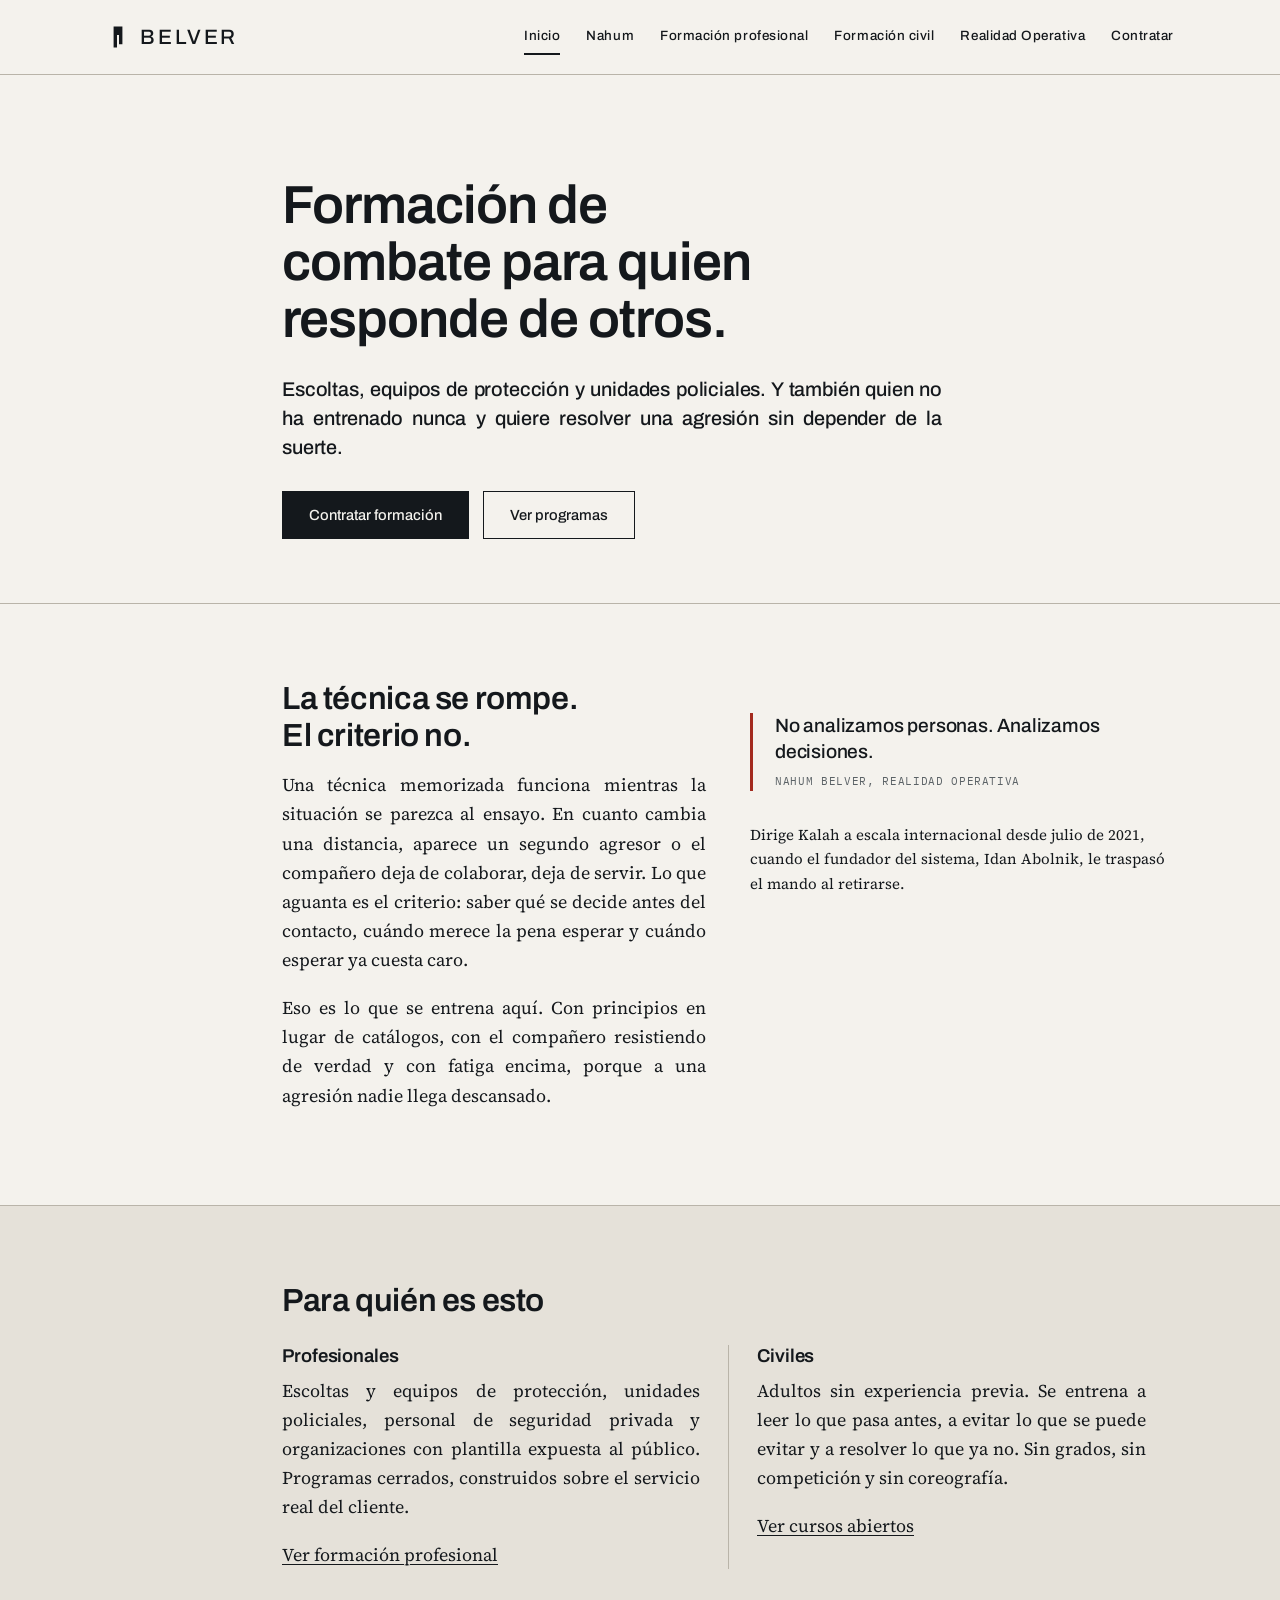
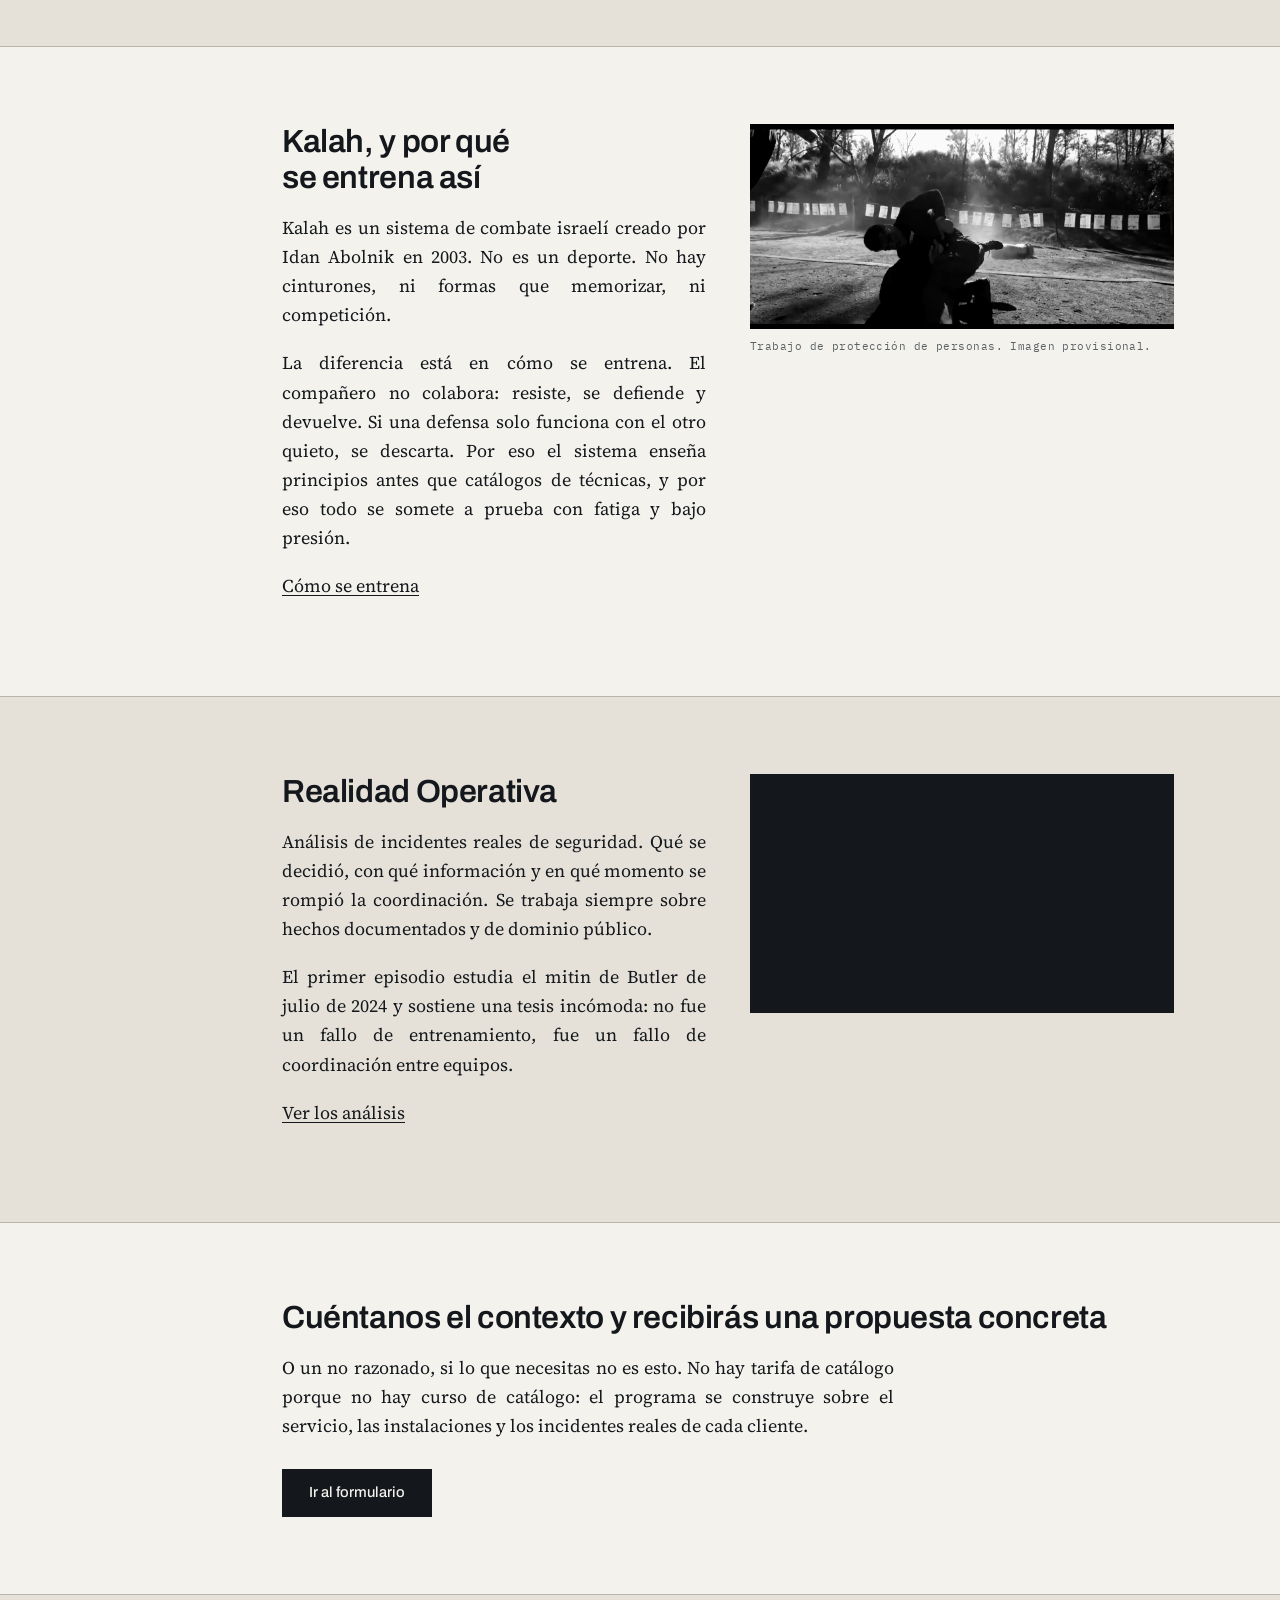
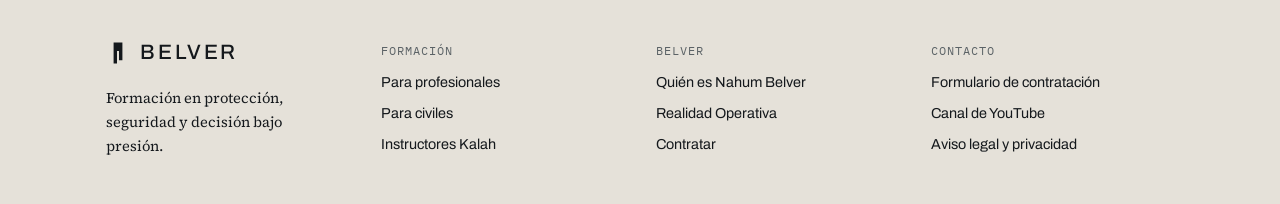
<file: index.html>
<!doctype html>
<html lang="es">
<head>
<meta charset="utf-8">
<meta name="viewport" content="width=device-width, initial-scale=1">
<title>Nahum Belver | Formación en protección y seguridad</title>
<meta name="description" content="Nahum Belver forma a escoltas, equipos de protección y público civil. Instructor jefe internacional del sistema israelí Kalah. Formación en España.">
<link rel="canonical" href="https://belverops.com/index.html">
<meta property="og:type" content="website">
<meta property="og:site_name" content="Belver">
<meta property="og:locale" content="es_ES">
<meta property="og:title" content="Nahum Belver | Formación en protección y seguridad">
<meta property="og:description" content="Nahum Belver forma a escoltas, equipos de protección y público civil. Instructor jefe internacional del sistema israelí Kalah. Formación en España.">
<meta property="og:url" content="https://belverops.com/index.html">
<meta property="og:image" content="https://belverops.com/assets/img/og.jpg">
<meta property="og:image:width" content="1200">
<meta property="og:image:height" content="630">
<meta name="twitter:card" content="summary_large_image">
<link rel="icon" href="favicon.svg" type="image/svg+xml">
<link rel="manifest" href="site.webmanifest">
<meta name="theme-color" content="#F4F2ED">
<link rel="preconnect" href="https://fonts.googleapis.com">
<link rel="preconnect" href="https://fonts.gstatic.com" crossorigin>
<link rel="stylesheet" href="https://fonts.googleapis.com/css2?family=Archivo:wght@500;600&amp;family=IBM+Plex+Mono:wght@400&amp;family=Source+Serif+4:opsz,wght@8..60,400;8..60,600&amp;display=swap">
<link rel="stylesheet" href="styles.css">
<script type="application/ld+json">
{"@context":"https://schema.org","@type":"Person","name":"Nahum Belver","jobTitle":"Instructor jefe internacional del sistema de combate Kalah","address":{"@type":"PostalAddress","addressCountry":"ES"},"knowsAbout":["Protección ejecutiva","Defensa personal","Kalah","Seguridad operativa"],"sameAs":["https://www.youtube.com/@RealidadOperativa","https://www.instagram.com/nahumbelver/"],"url":"https://belverops.com/nahum.html"}
</script>
</head>
<body>
<a class="saltar" href="#principal">Saltar al contenido</a>
<header class="sitio-cab">
  <div class="wrap">
    <a class="logo" href="index.html" aria-label="Belver, inicio">
      <svg viewBox="0 0 120 120" aria-hidden="true" focusable="false"><path d="M38 8 H82 V96 H65 V50 H55 V112 H38 Z" fill="currentColor"/></svg><span class="palabra">Belver</span>
    </a>
    <button class="nav-abrir" type="button" aria-expanded="false" aria-controls="nav">Menú</button>
    <nav class="nav" id="nav" aria-label="Principal">
      <a href="index.html" aria-current="page">Inicio</a>
      <a href="nahum.html">Nahum</a>
      <a href="formacion-profesional.html">Formación profesional</a>
      <a href="formacion-civil.html">Formación civil</a>
      <a href="realidad-operativa.html">Realidad Operativa</a>
      <a href="contratacion.html">Contratar</a>
    </nav>
  </div>
</header>
<main id="principal">
<section class="portada">
  <div class="wrap">
    <div class="doc">
      <div class="cuerpo">
        <h1>Formación de combate para quien responde de otros.</h1>
        <p class="entradilla">Escoltas, equipos de protección y unidades policiales. Y también quien no ha entrenado nunca y quiere resolver una agresión sin depender de la suerte.</p>
        <div class="acciones">
          <a class="btn" href="contratacion.html">Contratar formación</a>
          <a class="btn btn--linea" href="formacion-profesional.html">Ver programas</a>
        </div>
      </div>
    </div>
  </div>
</section>

<section class="bloque">
  <div class="wrap">
    <div class="doc">
      <div class="cuerpo">
        <div class="dos">
          <div>
            <h2>La técnica se rompe. El criterio no.</h2>
            <p>Una técnica memorizada funciona mientras la situación se parezca al ensayo. En cuanto cambia una distancia, aparece un segundo agresor o el compañero deja de colaborar, deja de servir. Lo que aguanta es el criterio: saber qué se decide antes del contacto, cuándo merece la pena esperar y cuándo esperar ya cuesta caro.</p>
            <p>Eso es lo que se entrena aquí. Con principios en lugar de catálogos, con el compañero resistiendo de verdad y con fatiga encima, porque a una agresión nadie llega descansado.</p>
          </div>
          <div>
            <blockquote>
              <p>No analizamos personas. Analizamos decisiones.</p>
              <cite>Nahum Belver, Realidad Operativa</cite>
            </blockquote>
            <p class="suelta" style="font-size:.94rem">Dirige Kalah a escala internacional desde julio de 2021, cuando el fundador del sistema, Idan Abolnik, le traspasó el mando al retirarse.</p>
          </div>
        </div>
      </div>
    </div>
  </div>
</section>

<section class="bloque bloque--ficha">
  <div class="wrap">
    <div class="doc">
      <div class="cuerpo">
        <h2>Para quién es esto</h2>
        <div class="columnas" style="margin-top:1.6rem">
          <div>
            <h3>Profesionales</h3>
            <p>Escoltas y equipos de protección, unidades policiales, personal de seguridad privada y organizaciones con plantilla expuesta al público. Programas cerrados, construidos sobre el servicio real del cliente.</p>
            <p class="suelta"><a href="formacion-profesional.html">Ver formación profesional</a></p>
          </div>
          <div>
            <h3>Civiles</h3>
            <p>Adultos sin experiencia previa. Se entrena a leer lo que pasa antes, a evitar lo que se puede evitar y a resolver lo que ya no. Sin grados, sin competición y sin coreografía.</p>
            <p class="suelta"><a href="formacion-civil.html">Ver cursos abiertos</a></p>
          </div>
        </div>
      </div>
    </div>
  </div>
</section>

<section class="bloque">
  <div class="wrap">
    <div class="doc">
      <div class="cuerpo">
        <div class="dos">
          <div>
            <h2>Kalah, y por qué se entrena así</h2>
            <p>Kalah es un sistema de combate israelí creado por Idan Abolnik en 2003. No es un deporte. No hay cinturones, ni formas que memorizar, ni competición.</p>
            <p>La diferencia está en cómo se entrena. El compañero no colabora: resiste, se defiende y devuelve. Si una defensa solo funciona con el otro quieto, se descarta. Por eso el sistema enseña principios antes que catálogos de técnicas, y por eso todo se somete a prueba con fatiga y bajo presión.</p>
            <p class="suelta"><a href="formacion-civil.html#kalah">Cómo se entrena</a></p>
          </div>
          <figure class="foto">
            <img src="assets/img/entrenamiento.jpg" width="1280" height="620" alt="Ejercicio de protección de personas al aire libre durante una formación del sistema Kalah." loading="lazy">
            <figcaption>Trabajo de protección de personas. Imagen provisional.</figcaption>
          </figure>
        </div>
      </div>
    </div>
  </div>
</section>

<section class="bloque bloque--ficha">
  <div class="wrap">
    <div class="doc">
      <div class="cuerpo">
        <div class="dos">
          <div>
            <h2>Realidad Operativa</h2>
            <p>Análisis de incidentes reales de seguridad. Qué se decidió, con qué información y en qué momento se rompió la coordinación. Se trabaja siempre sobre hechos documentados y de dominio público.</p>
            <p>El primer episodio estudia el mitin de Butler de julio de 2024 y sostiene una tesis incómoda: no fue un fallo de entrenamiento, fue un fallo de coordinación entre equipos.</p>
            <p class="suelta"><a href="realidad-operativa.html">Ver los análisis</a></p>
          </div>
          <div class="video">
            <iframe src="https://www.youtube-nocookie.com/embed/8kY_4ZI_jRU" title="Realidad Operativa: el fallo de coordinación de Butler" loading="lazy" allow="accelerometer; clipboard-write; encrypted-media; gyroscope; picture-in-picture" allowfullscreen></iframe>
          </div>
        </div>
      </div>
    </div>
  </div>
</section>

<section class="bloque">
  <div class="wrap">
    <div class="doc">
      <div class="cuerpo">
        <h2>Cuéntanos el contexto y recibirás una propuesta concreta</h2>
        <p>O un no razonado, si lo que necesitas no es esto. No hay tarifa de catálogo porque no hay curso de catálogo: el programa se construye sobre el servicio, las instalaciones y los incidentes reales de cada cliente.</p>
        <div class="acciones"><a class="btn" href="contratacion.html">Ir al formulario</a></div>
      </div>
    </div>
  </div>
</section>
</main>
<footer class="sitio-pie">
  <div class="wrap">
    <div class="cols">
      <div>
        <a class="logo" href="index.html" aria-label="Belver, inicio"><svg viewBox="0 0 120 120" aria-hidden="true" focusable="false"><path d="M38 8 H82 V96 H65 V50 H55 V112 H38 Z" fill="currentColor"/></svg><span class="palabra">Belver</span></a>
        <p class="suelta" style="margin-top:14px;max-width:26ch;font-size:.92rem">Formación en protección, seguridad y decisión bajo presión.</p>
      </div>
      <div>
        <h4>Formación</h4>
        <ul>
          <li><a href="formacion-profesional.html">Para profesionales</a></li>
          <li><a href="formacion-civil.html">Para civiles</a></li>
          <li><a href="formacion-profesional.html#instructores">Instructores Kalah</a></li>
        </ul>
      </div>
      <div>
        <h4>Belver</h4>
        <ul>
          <li><a href="nahum.html">Quién es Nahum Belver</a></li>
          <li><a href="realidad-operativa.html">Realidad Operativa</a></li>
          <li><a href="contratacion.html">Contratar</a></li>
        </ul>
      </div>
      <div>
        <h4>Contacto</h4>
        <ul>
          <li><a href="contratacion.html">Formulario de contratación</a></li>
          <li><a href="https://www.youtube.com/@RealidadOperativa" rel="noopener">Canal de YouTube</a></li>
          <li><a href="legales.html">Aviso legal y privacidad</a></li>
        </ul>
      </div>
    </div>
  </div>
</footer>
<script src="main.js" defer></script>
</body>
</html>
</file>
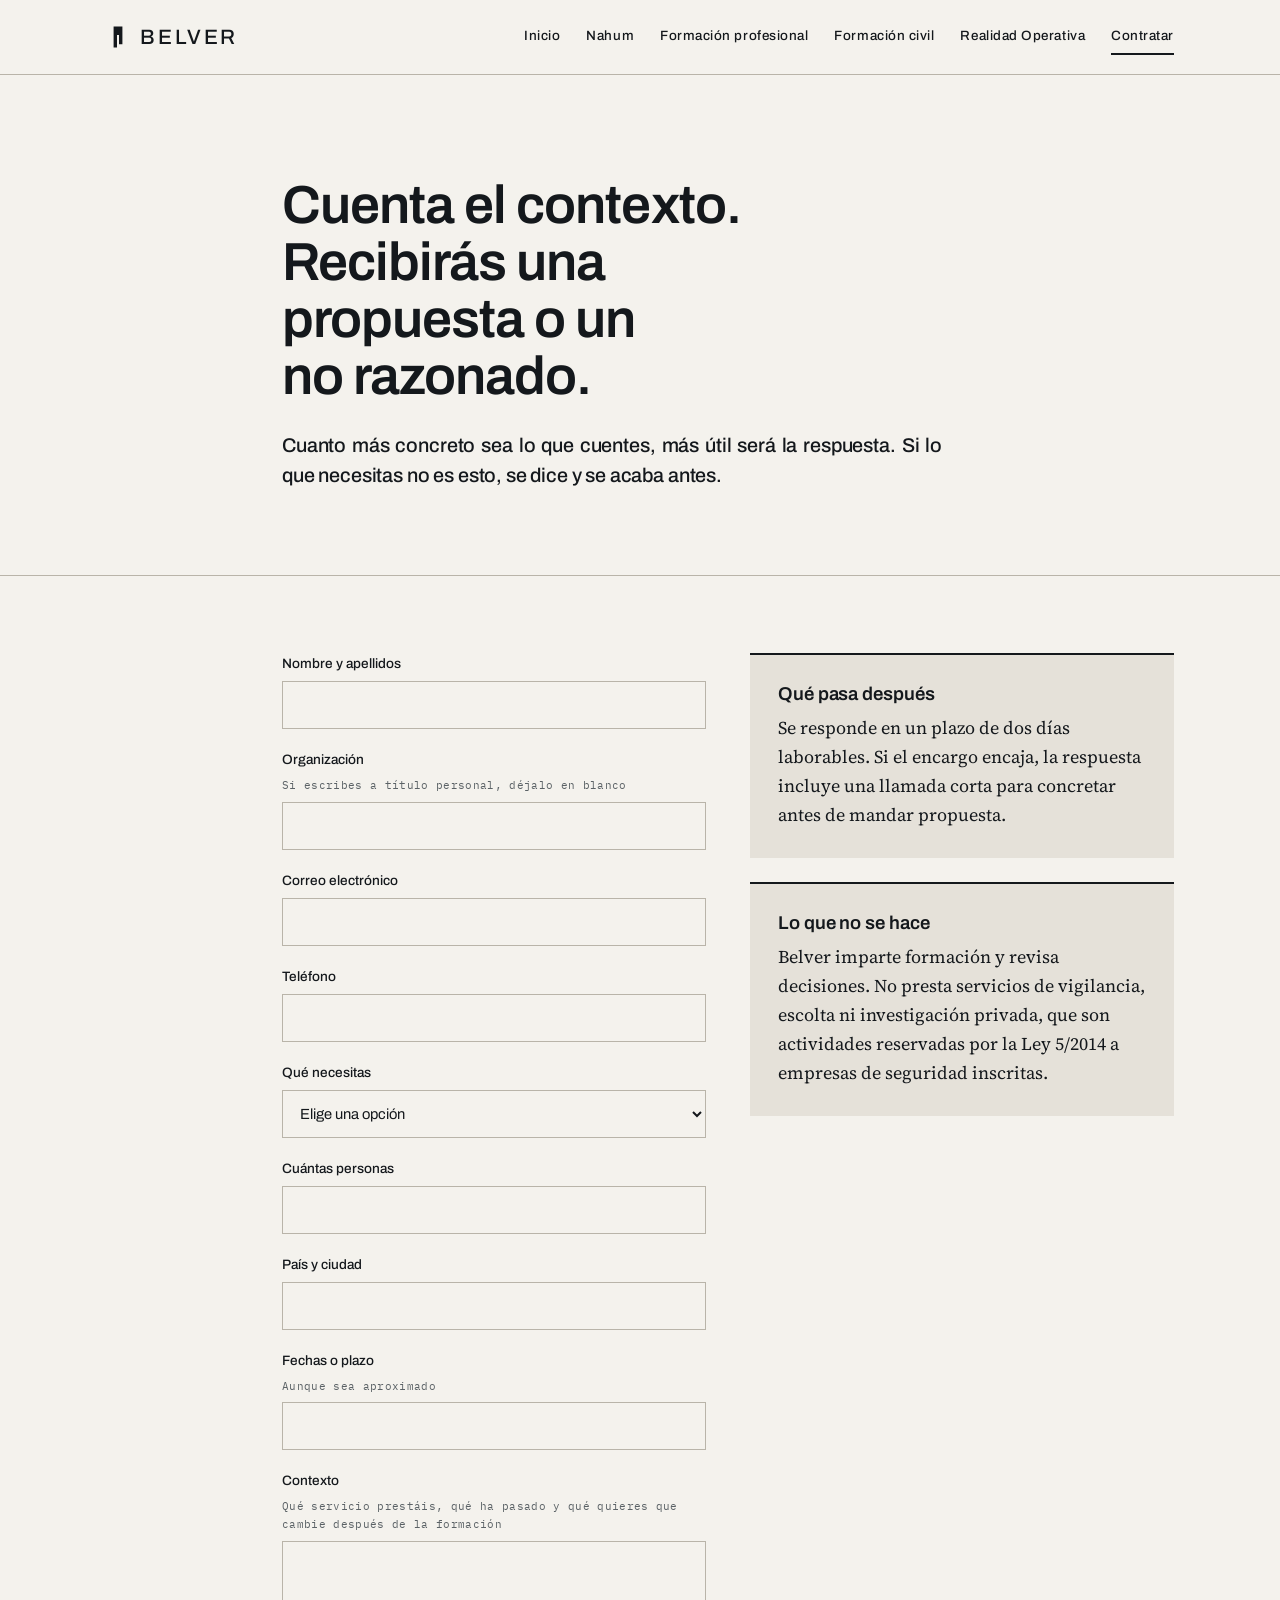
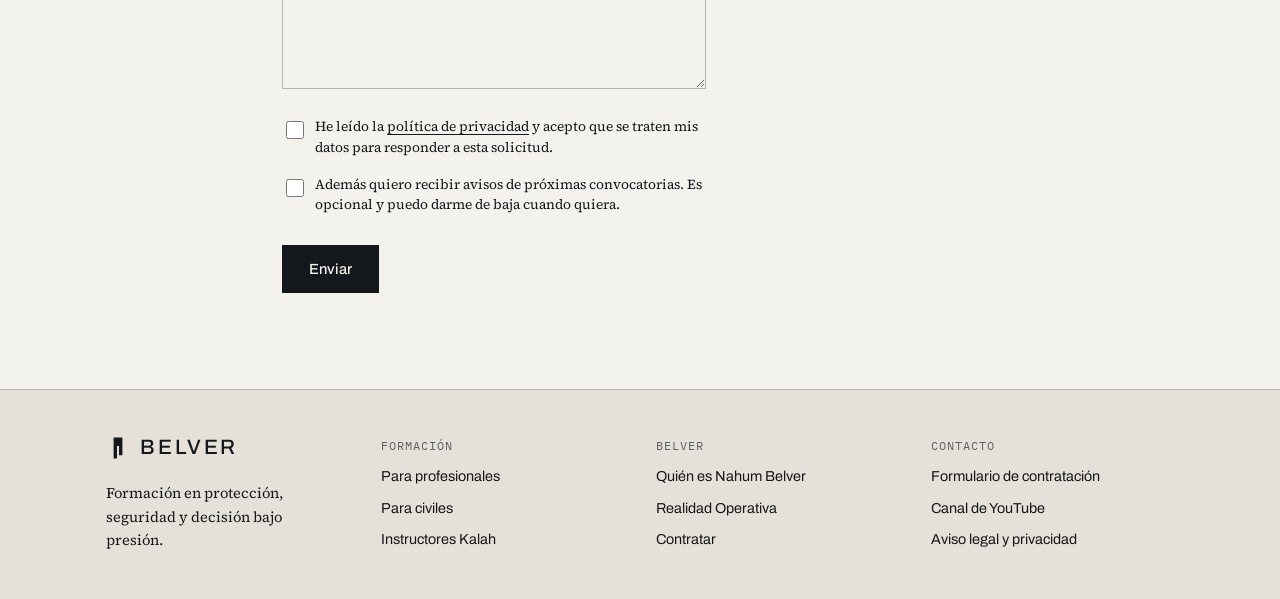
<file: contratacion.html>
<!doctype html>
<html lang="es">
<head>
<meta charset="utf-8">
<meta name="viewport" content="width=device-width, initial-scale=1">
<title>Contratar a Nahum Belver | Formación y asesoramiento</title>
<meta name="description" content="Cuenta el contexto, el equipo y el plazo. Recibirás una propuesta concreta o un no razonado. Sin formularios interminables ni tarifas de catálogo.">
<link rel="canonical" href="https://belverops.com/contratacion.html">
<meta property="og:type" content="website">
<meta property="og:site_name" content="Belver">
<meta property="og:locale" content="es_ES">
<meta property="og:title" content="Contratar a Nahum Belver | Formación y asesoramiento">
<meta property="og:description" content="Cuenta el contexto, el equipo y el plazo. Recibirás una propuesta concreta o un no razonado. Sin formularios interminables ni tarifas de catálogo.">
<meta property="og:url" content="https://belverops.com/contratacion.html">
<meta property="og:image" content="https://belverops.com/assets/img/og.jpg">
<meta property="og:image:width" content="1200">
<meta property="og:image:height" content="630">
<meta name="twitter:card" content="summary_large_image">
<link rel="icon" href="favicon.svg" type="image/svg+xml">
<link rel="manifest" href="site.webmanifest">
<meta name="theme-color" content="#F4F2ED">
<link rel="preconnect" href="https://fonts.googleapis.com">
<link rel="preconnect" href="https://fonts.gstatic.com" crossorigin>
<link rel="stylesheet" href="https://fonts.googleapis.com/css2?family=Archivo:wght@500;600&amp;family=IBM+Plex+Mono:wght@400&amp;family=Source+Serif+4:opsz,wght@8..60,400;8..60,600&amp;display=swap">
<link rel="stylesheet" href="styles.css">
</head>
<body>
<a class="saltar" href="#principal">Saltar al contenido</a>
<header class="sitio-cab">
  <div class="wrap">
    <a class="logo" href="index.html" aria-label="Belver, inicio">
      <svg viewBox="0 0 120 120" aria-hidden="true" focusable="false"><path d="M38 8 H82 V96 H65 V50 H55 V112 H38 Z" fill="currentColor"/></svg><span class="palabra">Belver</span>
    </a>
    <button class="nav-abrir" type="button" aria-expanded="false" aria-controls="nav">Menú</button>
    <nav class="nav" id="nav" aria-label="Principal">
      <a href="index.html">Inicio</a>
      <a href="nahum.html">Nahum</a>
      <a href="formacion-profesional.html">Formación profesional</a>
      <a href="formacion-civil.html">Formación civil</a>
      <a href="realidad-operativa.html">Realidad Operativa</a>
      <a href="contratacion.html" aria-current="page">Contratar</a>
    </nav>
  </div>
</header>
<main id="principal">
<section class="portada">
  <div class="wrap">
    <div class="doc">
      <div class="cuerpo">
        <h1>Cuenta el contexto. Recibirás una propuesta o un no razonado.</h1>
        <p class="entradilla">Cuanto más concreto sea lo que cuentes, más útil será la respuesta. Si lo que necesitas no es esto, se dice y se acaba antes.</p>
      </div>
    </div>
  </div>
</section>

<section class="bloque">
  <div class="wrap">
    <div class="doc">
      <div class="cuerpo">
        <div class="dos">
          <form id="contratacion" novalidate>
            <div class="campo">
              <label for="nombre">Nombre y apellidos</label>
              <input id="nombre" name="nombre" type="text" autocomplete="name" required>
            </div>
            <div class="campo">
              <label for="organizacion">Organización</label>
              <span class="ayuda">Si escribes a título personal, déjalo en blanco</span>
              <input id="organizacion" name="organizacion" type="text" autocomplete="organization">
            </div>
            <div class="campo">
              <label for="email">Correo electrónico</label>
              <input id="email" name="email" type="email" autocomplete="email" required>
            </div>
            <div class="campo">
              <label for="telefono">Teléfono</label>
              <input id="telefono" name="telefono" type="tel" autocomplete="tel">
            </div>
            <div class="campo">
              <label for="tipo">Qué necesitas</label>
              <select id="tipo" name="tipo" required>
                <option value="">Elige una opción</option>
                <option>Formación para escoltas o equipos de protección</option>
                <option>Formación para una unidad policial</option>
                <option>Formación para personal de seguridad privada</option>
                <option>Prevención de agresiones al personal</option>
                <option>Criterio operativo para mandos</option>
                <option>Curso de instructor Kalah</option>
                <option>Curso abierto para público civil</option>
                <option>Conferencia o ponencia</option>
                <option>Otra cosa</option>
              </select>
            </div>
            <div class="campo">
              <label for="personas">Cuántas personas</label>
              <input id="personas" name="personas" type="text" inputmode="numeric">
            </div>
            <div class="campo">
              <label for="lugar">País y ciudad</label>
              <input id="lugar" name="lugar" type="text">
            </div>
            <div class="campo">
              <label for="fechas">Fechas o plazo</label>
              <span class="ayuda">Aunque sea aproximado</span>
              <input id="fechas" name="fechas" type="text">
            </div>
            <div class="campo">
              <label for="contexto">Contexto</label>
              <span class="ayuda">Qué servicio prestáis, qué ha pasado y qué quieres que cambie después de la formación</span>
              <textarea id="contexto" name="contexto" required></textarea>
            </div>
            <div class="consent">
              <input id="rgpd" name="rgpd" type="checkbox" required>
              <span><label for="rgpd">He leído la <a href="legales.html#privacidad">política de privacidad</a> y acepto que se traten mis datos para responder a esta solicitud.</label></span>
            </div>
            <div class="consent">
              <input id="comercial" name="comercial" type="checkbox">
              <span><label for="comercial">Además quiero recibir avisos de próximas convocatorias. Es opcional y puedo darme de baja cuando quiera.</label></span>
            </div>
            <div class="acciones"><button class="btn" type="submit">Enviar</button></div>
            <p class="aviso" id="aviso-form" hidden role="status" style="margin-top:1.2rem"></p>
          </form>
          <div>
            <div class="hueco">
              <h3>Qué pasa después</h3>
              <p class="suelta">Se responde en un plazo de dos días laborables. Si el encargo encaja, la respuesta incluye una llamada corta para concretar antes de mandar propuesta.</p>
            </div>
            <div class="hueco" style="margin-top:24px">
              <h3>Lo que no se hace</h3>
              <p class="suelta">Belver imparte formación y revisa decisiones. No presta servicios de vigilancia, escolta ni investigación privada, que son actividades reservadas por la Ley 5/2014 a empresas de seguridad inscritas.</p>
            </div>
          </div>
        </div>
      </div>
    </div>
  </div>
</section>
</main>
<footer class="sitio-pie">
  <div class="wrap">
    <div class="cols">
      <div>
        <a class="logo" href="index.html" aria-label="Belver, inicio"><svg viewBox="0 0 120 120" aria-hidden="true" focusable="false"><path d="M38 8 H82 V96 H65 V50 H55 V112 H38 Z" fill="currentColor"/></svg><span class="palabra">Belver</span></a>
        <p class="suelta" style="margin-top:14px;max-width:26ch;font-size:.92rem">Formación en protección, seguridad y decisión bajo presión.</p>
      </div>
      <div>
        <h4>Formación</h4>
        <ul>
          <li><a href="formacion-profesional.html">Para profesionales</a></li>
          <li><a href="formacion-civil.html">Para civiles</a></li>
          <li><a href="formacion-profesional.html#instructores">Instructores Kalah</a></li>
        </ul>
      </div>
      <div>
        <h4>Belver</h4>
        <ul>
          <li><a href="nahum.html">Quién es Nahum Belver</a></li>
          <li><a href="realidad-operativa.html">Realidad Operativa</a></li>
          <li><a href="contratacion.html">Contratar</a></li>
        </ul>
      </div>
      <div>
        <h4>Contacto</h4>
        <ul>
          <li><a href="contratacion.html">Formulario de contratación</a></li>
          <li><a href="https://www.youtube.com/@RealidadOperativa" rel="noopener">Canal de YouTube</a></li>
          <li><a href="legales.html">Aviso legal y privacidad</a></li>
        </ul>
      </div>
    </div>
  </div>
</footer>
<script src="main.js" defer></script>
</body>
</html>
</file>
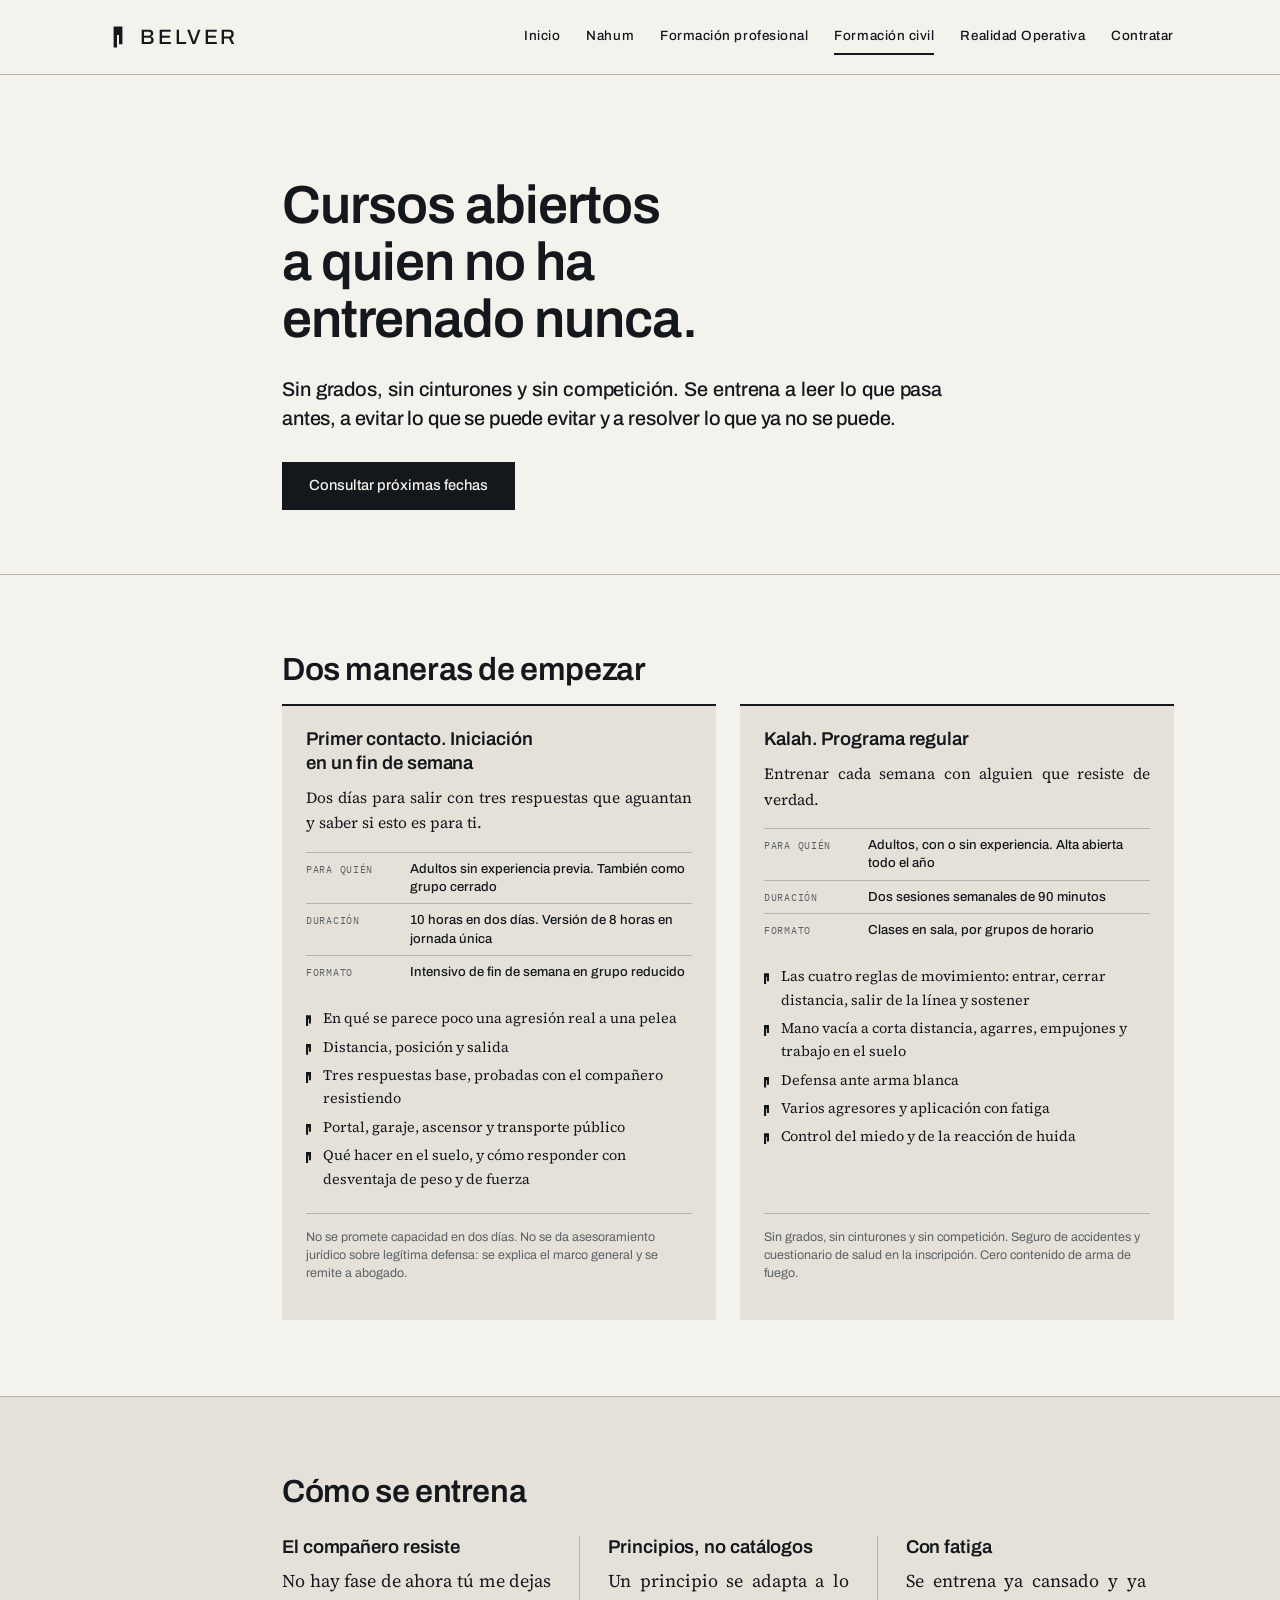
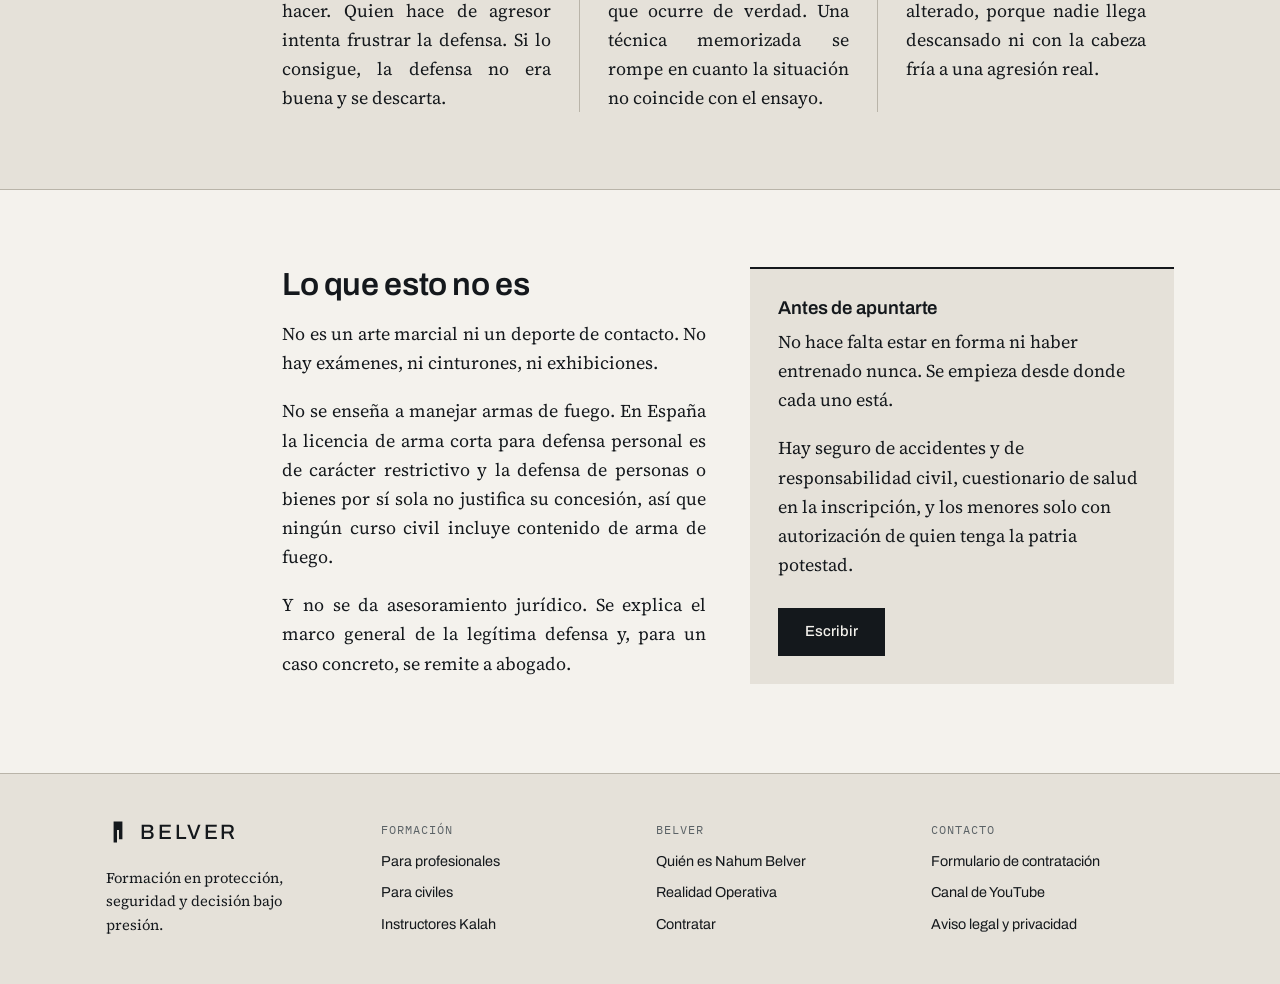
<file: formacion-civil.html>
<!doctype html>
<html lang="es">
<head>
<meta charset="utf-8">
<meta name="viewport" content="width=device-width, initial-scale=1">
<title>Cursos de defensa personal abiertos al público</title>
<meta name="description" content="Defensa personal aplicada para adultos sin experiencia previa. Se entrena a decidir antes, a evitar y a resolver. Grupos reducidos, sin coreografías.">
<link rel="canonical" href="https://belverops.com/formacion-civil.html">
<meta property="og:type" content="website">
<meta property="og:site_name" content="Belver">
<meta property="og:locale" content="es_ES">
<meta property="og:title" content="Cursos de defensa personal abiertos al público">
<meta property="og:description" content="Defensa personal aplicada para adultos sin experiencia previa. Se entrena a decidir antes, a evitar y a resolver. Grupos reducidos, sin coreografías.">
<meta property="og:url" content="https://belverops.com/formacion-civil.html">
<meta property="og:image" content="https://belverops.com/assets/img/og.jpg">
<meta property="og:image:width" content="1200">
<meta property="og:image:height" content="630">
<meta name="twitter:card" content="summary_large_image">
<link rel="icon" href="favicon.svg" type="image/svg+xml">
<link rel="manifest" href="site.webmanifest">
<meta name="theme-color" content="#F4F2ED">
<link rel="preconnect" href="https://fonts.googleapis.com">
<link rel="preconnect" href="https://fonts.gstatic.com" crossorigin>
<link rel="stylesheet" href="https://fonts.googleapis.com/css2?family=Archivo:wght@500;600&amp;family=IBM+Plex+Mono:wght@400&amp;family=Source+Serif+4:opsz,wght@8..60,400;8..60,600&amp;display=swap">
<link rel="stylesheet" href="styles.css">
</head>
<body>
<a class="saltar" href="#principal">Saltar al contenido</a>
<header class="sitio-cab">
  <div class="wrap">
    <a class="logo" href="index.html" aria-label="Belver, inicio">
      <svg viewBox="0 0 120 120" aria-hidden="true" focusable="false"><path d="M38 8 H82 V96 H65 V50 H55 V112 H38 Z" fill="currentColor"/></svg><span class="palabra">Belver</span>
    </a>
    <button class="nav-abrir" type="button" aria-expanded="false" aria-controls="nav">Menú</button>
    <nav class="nav" id="nav" aria-label="Principal">
      <a href="index.html">Inicio</a>
      <a href="nahum.html">Nahum</a>
      <a href="formacion-profesional.html">Formación profesional</a>
      <a href="formacion-civil.html" aria-current="page">Formación civil</a>
      <a href="realidad-operativa.html">Realidad Operativa</a>
      <a href="contratacion.html">Contratar</a>
    </nav>
  </div>
</header>
<main id="principal">
<section class="portada">
  <div class="wrap">
    <div class="doc">
      <div class="cuerpo">
        <h1>Cursos abiertos a quien no ha entrenado nunca.</h1>
        <p class="entradilla">Sin grados, sin cinturones y sin competición. Se entrena a leer lo que pasa antes, a evitar lo que se puede evitar y a resolver lo que ya no se puede.</p>
        <div class="acciones"><a class="btn" href="contratacion.html">Consultar próximas fechas</a></div>
      </div>
    </div>
  </div>
</section>

<section class="bloque">
  <div class="wrap">
    <div class="doc">
      <div class="cuerpo">
        <h2>Dos maneras de empezar</h2>
        <div class="fichas">
        <article class="ficha">
          <h3>Primer contacto. Iniciación en un fin de semana</h3>
          <p class="promesa">Dos días para salir con tres respuestas que aguantan y saber si esto es para ti.</p>
          <dl>
            <div><dt>Para quién</dt><dd>Adultos sin experiencia previa. También como grupo cerrado</dd></div>
            <div><dt>Duración</dt><dd>10 horas en dos días. Versión de 8 horas en jornada única</dd></div>
            <div><dt>Formato</dt><dd>Intensivo de fin de semana en grupo reducido</dd></div>
          </dl>
          <ul>
            <li>En qué se parece poco una agresión real a una pelea</li>
            <li>Distancia, posición y salida</li>
            <li>Tres respuestas base, probadas con el compañero resistiendo</li>
            <li>Portal, garaje, ascensor y transporte público</li>
            <li>Qué hacer en el suelo, y cómo responder con desventaja de peso y de fuerza</li>
            </ul>
          <p class="limite">No se promete capacidad en dos días. No se da asesoramiento jurídico sobre legítima defensa: se explica el marco general y se remite a abogado.</p>
        </article>
        <article class="ficha">
          <h3>Kalah. Programa regular</h3>
          <p class="promesa">Entrenar cada semana con alguien que resiste de verdad.</p>
          <dl>
            <div><dt>Para quién</dt><dd>Adultos, con o sin experiencia. Alta abierta todo el año</dd></div>
            <div><dt>Duración</dt><dd>Dos sesiones semanales de 90 minutos</dd></div>
            <div><dt>Formato</dt><dd>Clases en sala, por grupos de horario</dd></div>
          </dl>
          <ul>
            <li>Las cuatro reglas de movimiento: entrar, cerrar distancia, salir de la línea y sostener</li>
            <li>Mano vacía a corta distancia, agarres, empujones y trabajo en el suelo</li>
            <li>Defensa ante arma blanca</li>
            <li>Varios agresores y aplicación con fatiga</li>
            <li>Control del miedo y de la reacción de huida</li>
            </ul>
          <p class="limite">Sin grados, sin cinturones y sin competición. Seguro de accidentes y cuestionario de salud en la inscripción. Cero contenido de arma de fuego.</p>
        </article>
        </div>
      </div>
    </div>
  </div>
</section>

<section class="bloque bloque--ficha" id="kalah">
  <div class="wrap">
    <div class="doc">
      <div class="cuerpo">
        <h2>Cómo se entrena</h2>
        <div class="columnas" style="margin-top:1.6rem">
          <div>
            <h3>El compañero resiste</h3>
            <p>No hay fase de ahora tú me dejas hacer. Quien hace de agresor intenta frustrar la defensa. Si lo consigue, la defensa no era buena y se descarta.</p>
          </div>
          <div>
            <h3>Principios, no catálogos</h3>
            <p>Un principio se adapta a lo que ocurre de verdad. Una técnica memorizada se rompe en cuanto la situación no coincide con el ensayo.</p>
          </div>
          <div>
            <h3>Con fatiga</h3>
            <p>Se entrena ya cansado y ya alterado, porque nadie llega descansado ni con la cabeza fría a una agresión real.</p>
          </div>
        </div>
      </div>
    </div>
  </div>
</section>

<section class="bloque">
  <div class="wrap">
    <div class="doc">
      <div class="cuerpo">
        <div class="dos">
          <div>
            <h2>Lo que esto no es</h2>
            <p>No es un arte marcial ni un deporte de contacto. No hay exámenes, ni cinturones, ni exhibiciones.</p>
            <p>No se enseña a manejar armas de fuego. En España la licencia de arma corta para defensa personal es de carácter restrictivo y la defensa de personas o bienes por sí sola no justifica su concesión, así que ningún curso civil incluye contenido de arma de fuego.</p>
            <p>Y no se da asesoramiento jurídico. Se explica el marco general de la legítima defensa y, para un caso concreto, se remite a abogado.</p>
          </div>
          <div class="hueco">
            <h3>Antes de apuntarte</h3>
            <p class="suelta">No hace falta estar en forma ni haber entrenado nunca. Se empieza desde donde cada uno está.</p>
            <p class="suelta">Hay seguro de accidentes y de responsabilidad civil, cuestionario de salud en la inscripción, y los menores solo con autorización de quien tenga la patria potestad.</p>
            <div class="acciones"><a class="btn" href="contratacion.html">Escribir</a></div>
          </div>
        </div>
      </div>
    </div>
  </div>
</section>
</main>
<footer class="sitio-pie">
  <div class="wrap">
    <div class="cols">
      <div>
        <a class="logo" href="index.html" aria-label="Belver, inicio"><svg viewBox="0 0 120 120" aria-hidden="true" focusable="false"><path d="M38 8 H82 V96 H65 V50 H55 V112 H38 Z" fill="currentColor"/></svg><span class="palabra">Belver</span></a>
        <p class="suelta" style="margin-top:14px;max-width:26ch;font-size:.92rem">Formación en protección, seguridad y decisión bajo presión.</p>
      </div>
      <div>
        <h4>Formación</h4>
        <ul>
          <li><a href="formacion-profesional.html">Para profesionales</a></li>
          <li><a href="formacion-civil.html">Para civiles</a></li>
          <li><a href="formacion-profesional.html#instructores">Instructores Kalah</a></li>
        </ul>
      </div>
      <div>
        <h4>Belver</h4>
        <ul>
          <li><a href="nahum.html">Quién es Nahum Belver</a></li>
          <li><a href="realidad-operativa.html">Realidad Operativa</a></li>
          <li><a href="contratacion.html">Contratar</a></li>
        </ul>
      </div>
      <div>
        <h4>Contacto</h4>
        <ul>
          <li><a href="contratacion.html">Formulario de contratación</a></li>
          <li><a href="https://www.youtube.com/@RealidadOperativa" rel="noopener">Canal de YouTube</a></li>
          <li><a href="legales.html">Aviso legal y privacidad</a></li>
        </ul>
      </div>
    </div>
  </div>
</footer>
<script src="main.js" defer></script>
</body>
</html>
</file>
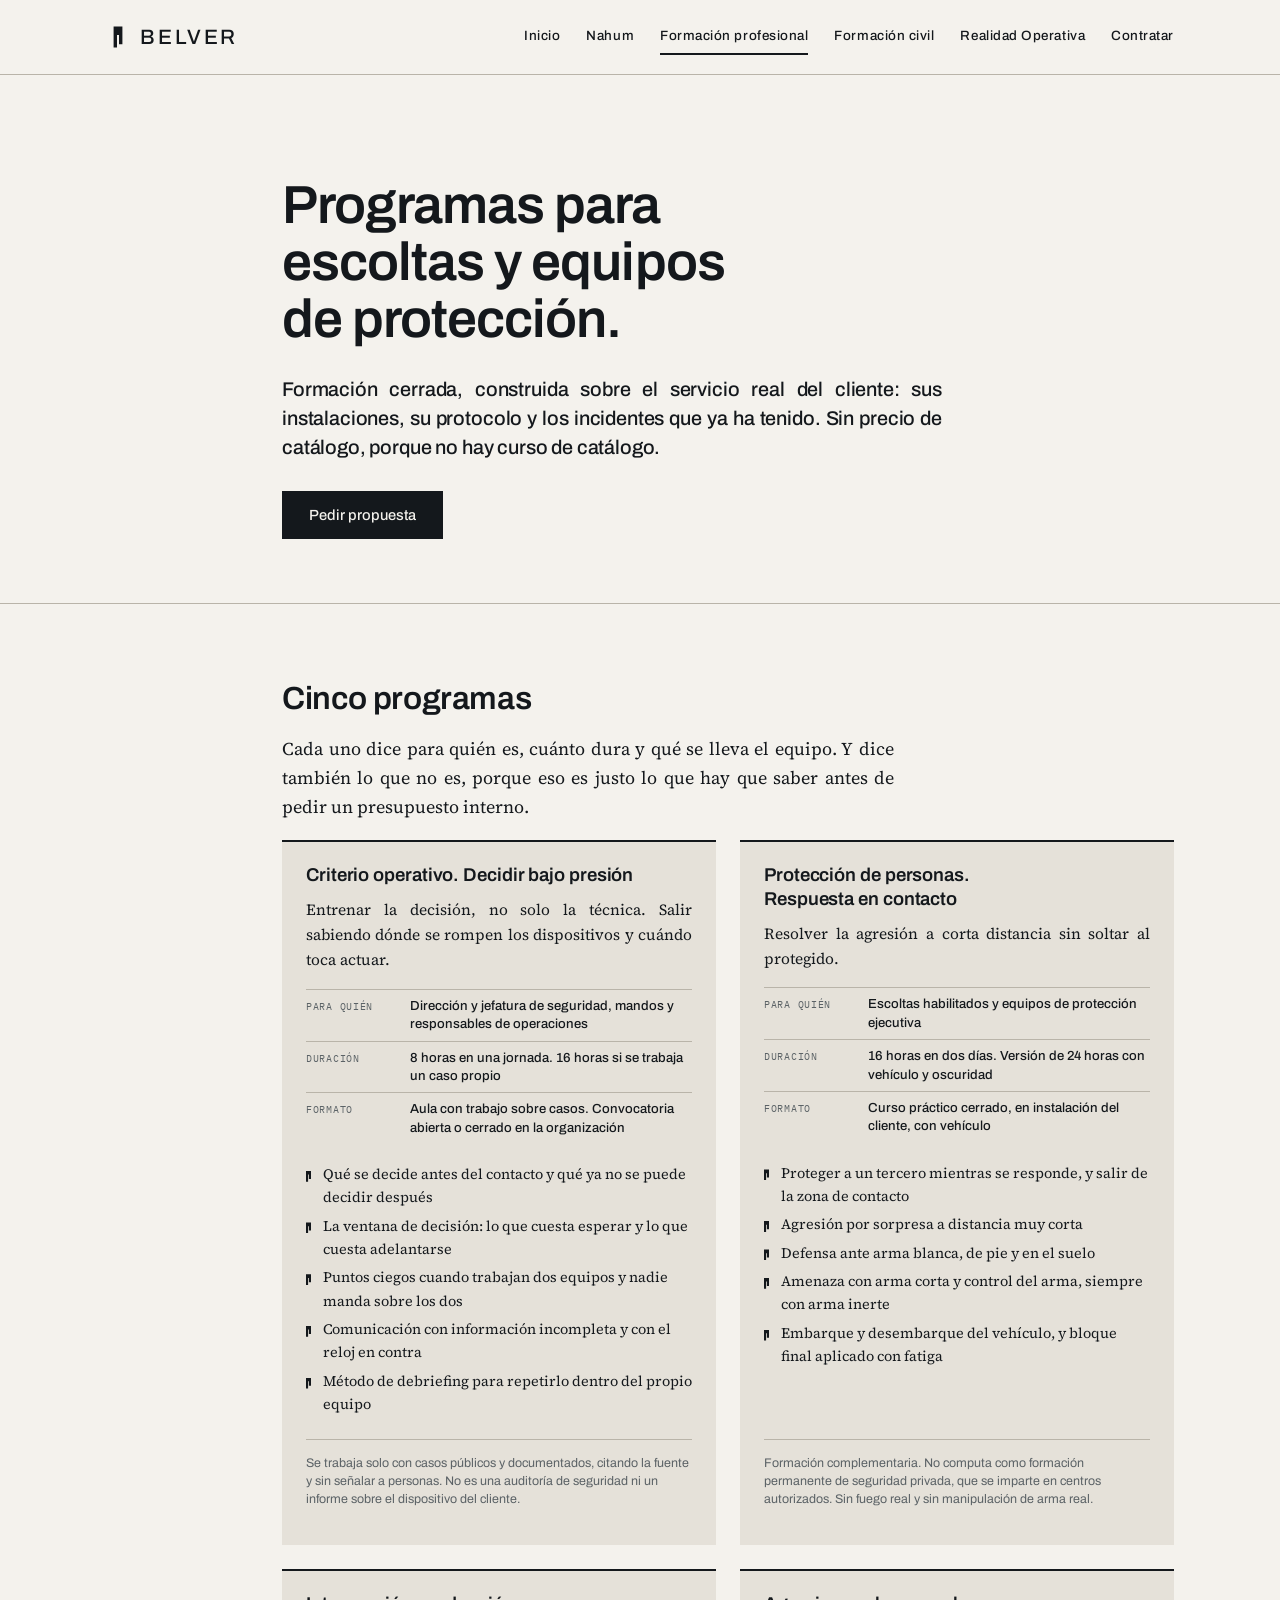
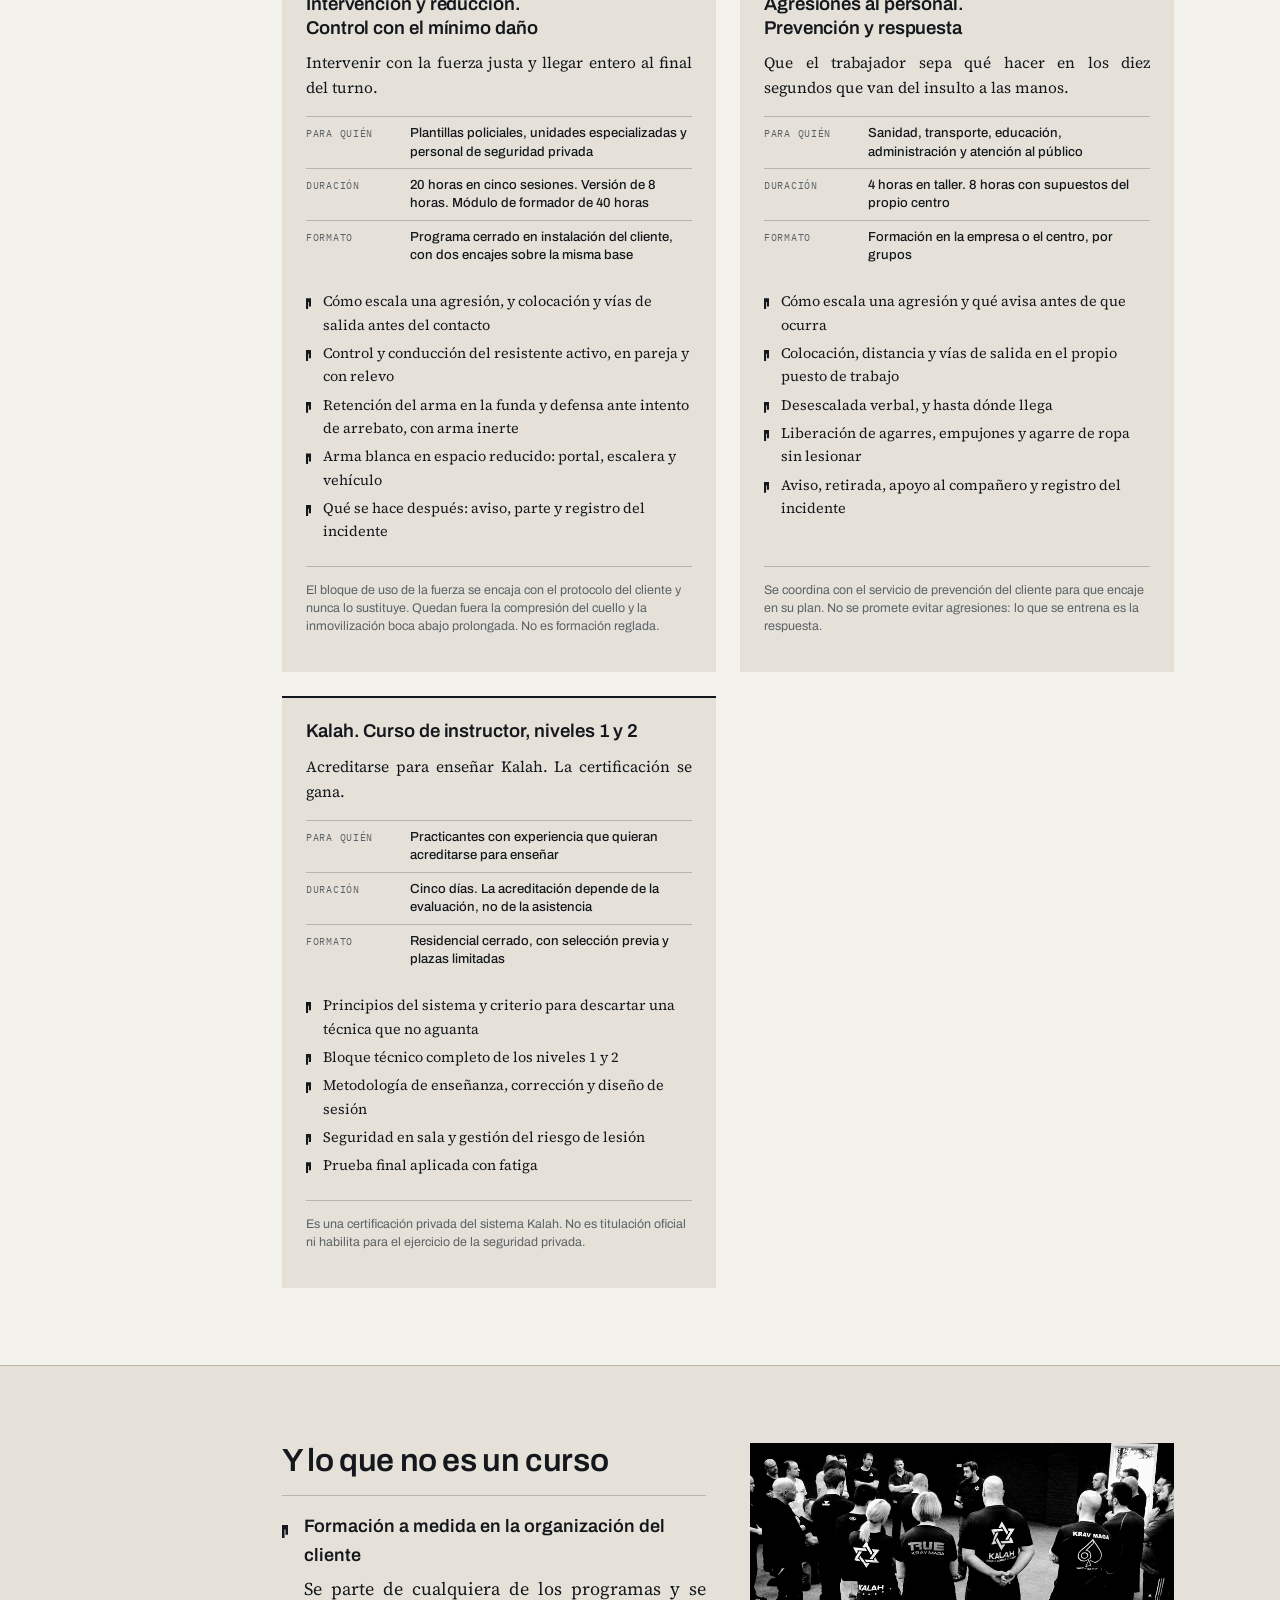
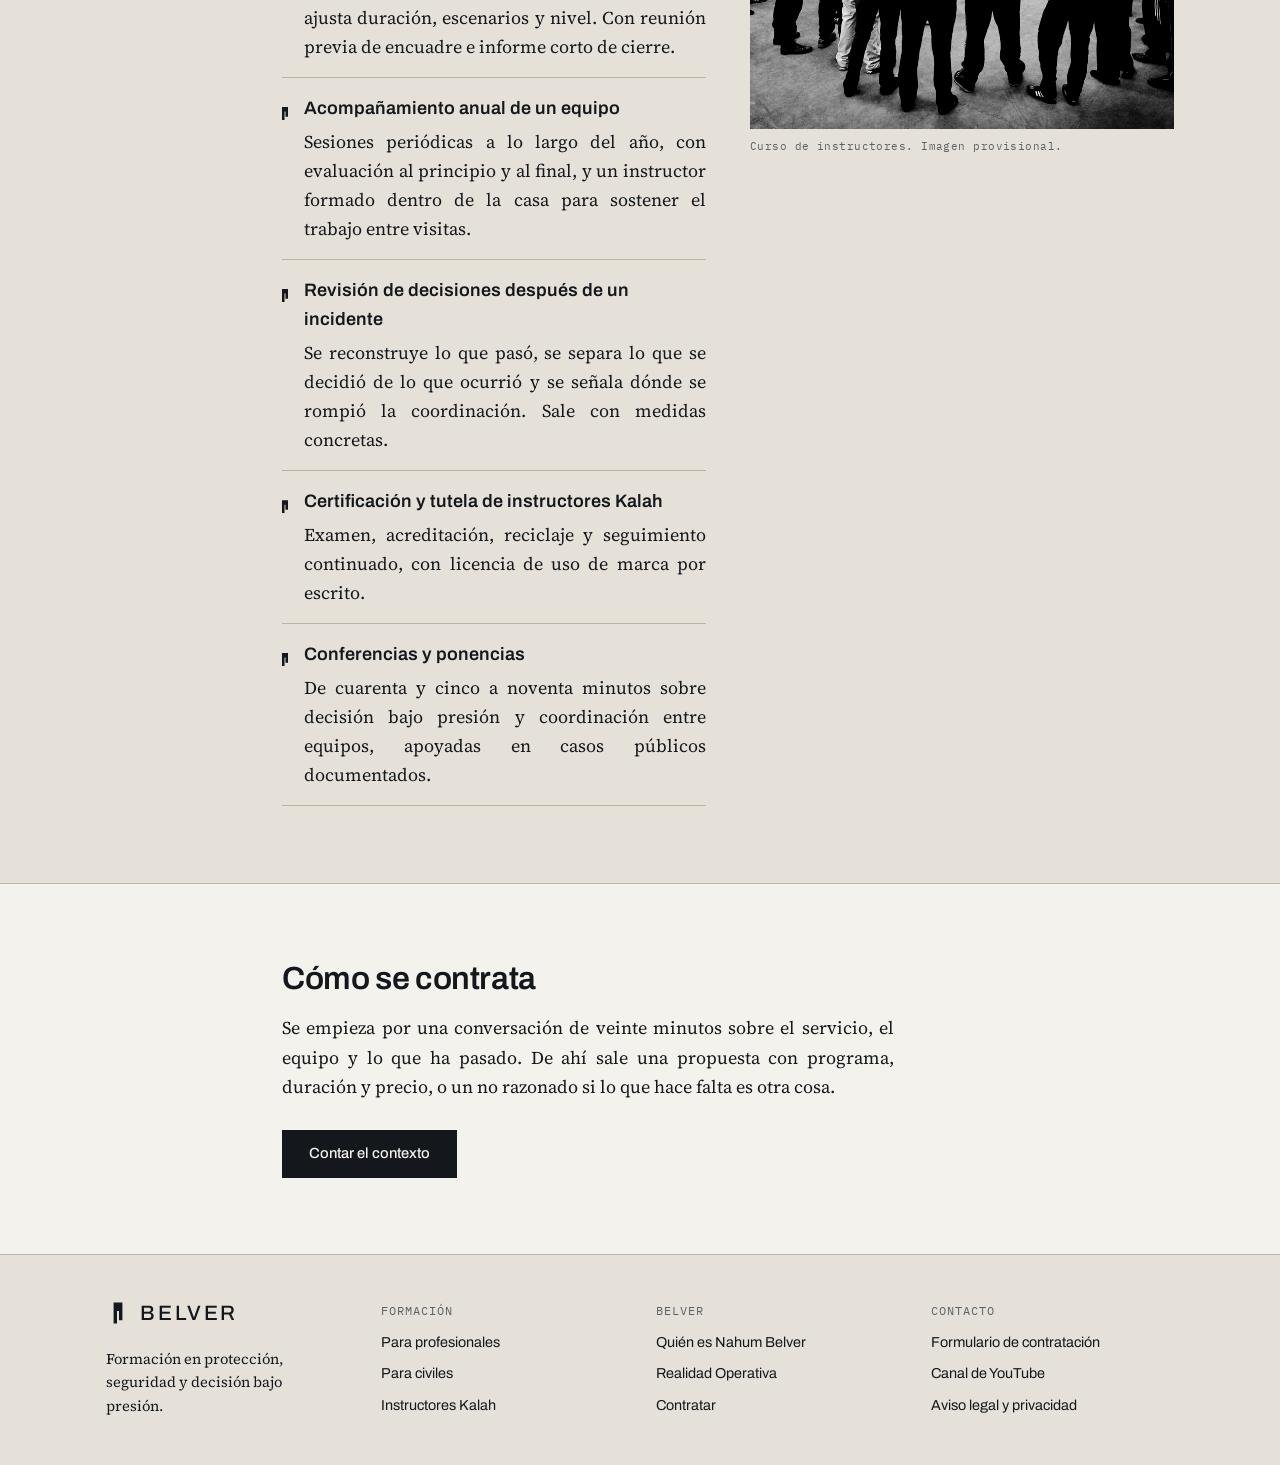
<file: formacion-profesional.html>
<!doctype html>
<html lang="es">
<head>
<meta charset="utf-8">
<meta name="viewport" content="width=device-width, initial-scale=1">
<title>Formación para escoltas y equipos de protección</title>
<meta name="description" content="Formación avanzada para escoltas ya habilitados, protección ejecutiva y cuerpos de seguridad. Programas a medida para equipos, no cursos de catálogo.">
<link rel="canonical" href="https://belverops.com/formacion-profesional.html">
<meta property="og:type" content="website">
<meta property="og:site_name" content="Belver">
<meta property="og:locale" content="es_ES">
<meta property="og:title" content="Formación para escoltas y equipos de protección">
<meta property="og:description" content="Formación avanzada para escoltas ya habilitados, protección ejecutiva y cuerpos de seguridad. Programas a medida para equipos, no cursos de catálogo.">
<meta property="og:url" content="https://belverops.com/formacion-profesional.html">
<meta property="og:image" content="https://belverops.com/assets/img/og.jpg">
<meta property="og:image:width" content="1200">
<meta property="og:image:height" content="630">
<meta name="twitter:card" content="summary_large_image">
<link rel="icon" href="favicon.svg" type="image/svg+xml">
<link rel="manifest" href="site.webmanifest">
<meta name="theme-color" content="#F4F2ED">
<link rel="preconnect" href="https://fonts.googleapis.com">
<link rel="preconnect" href="https://fonts.gstatic.com" crossorigin>
<link rel="stylesheet" href="https://fonts.googleapis.com/css2?family=Archivo:wght@500;600&amp;family=IBM+Plex+Mono:wght@400&amp;family=Source+Serif+4:opsz,wght@8..60,400;8..60,600&amp;display=swap">
<link rel="stylesheet" href="styles.css">
</head>
<body>
<a class="saltar" href="#principal">Saltar al contenido</a>
<header class="sitio-cab">
  <div class="wrap">
    <a class="logo" href="index.html" aria-label="Belver, inicio">
      <svg viewBox="0 0 120 120" aria-hidden="true" focusable="false"><path d="M38 8 H82 V96 H65 V50 H55 V112 H38 Z" fill="currentColor"/></svg><span class="palabra">Belver</span>
    </a>
    <button class="nav-abrir" type="button" aria-expanded="false" aria-controls="nav">Menú</button>
    <nav class="nav" id="nav" aria-label="Principal">
      <a href="index.html">Inicio</a>
      <a href="nahum.html">Nahum</a>
      <a href="formacion-profesional.html" aria-current="page">Formación profesional</a>
      <a href="formacion-civil.html">Formación civil</a>
      <a href="realidad-operativa.html">Realidad Operativa</a>
      <a href="contratacion.html">Contratar</a>
    </nav>
  </div>
</header>
<main id="principal">
<section class="portada">
  <div class="wrap">
    <div class="doc">
      <div class="cuerpo">
        <h1>Programas para escoltas y equipos de protección.</h1>
        <p class="entradilla">Formación cerrada, construida sobre el servicio real del cliente: sus instalaciones, su protocolo y los incidentes que ya ha tenido. Sin precio de catálogo, porque no hay curso de catálogo.</p>
        <div class="acciones"><a class="btn" href="contratacion.html">Pedir propuesta</a></div>
      </div>
    </div>
  </div>
</section>

<section class="bloque" id="programas">
  <div class="wrap">
    <div class="doc">
      <div class="cuerpo">
        <h2>Cinco programas</h2>
        <p>Cada uno dice para quién es, cuánto dura y qué se lleva el equipo. Y dice también lo que no es, porque eso es justo lo que hay que saber antes de pedir un presupuesto interno.</p>
        <div class="fichas" id="instructores">
        <article class="ficha">
          <h3>Criterio operativo. Decidir bajo presión</h3>
          <p class="promesa">Entrenar la decisión, no solo la técnica. Salir sabiendo dónde se rompen los dispositivos y cuándo toca actuar.</p>
          <dl>
            <div><dt>Para quién</dt><dd>Dirección y jefatura de seguridad, mandos y responsables de operaciones</dd></div>
            <div><dt>Duración</dt><dd>8 horas en una jornada. 16 horas si se trabaja un caso propio</dd></div>
            <div><dt>Formato</dt><dd>Aula con trabajo sobre casos. Convocatoria abierta o cerrado en la organización</dd></div>
          </dl>
          <ul>
            <li>Qué se decide antes del contacto y qué ya no se puede decidir después</li>
            <li>La ventana de decisión: lo que cuesta esperar y lo que cuesta adelantarse</li>
            <li>Puntos ciegos cuando trabajan dos equipos y nadie manda sobre los dos</li>
            <li>Comunicación con información incompleta y con el reloj en contra</li>
            <li>Método de debriefing para repetirlo dentro del propio equipo</li>
            </ul>
          <p class="limite">Se trabaja solo con casos públicos y documentados, citando la fuente y sin señalar a personas. No es una auditoría de seguridad ni un informe sobre el dispositivo del cliente.</p>
        </article>
        <article class="ficha">
          <h3>Protección de personas. Respuesta en contacto</h3>
          <p class="promesa">Resolver la agresión a corta distancia sin soltar al protegido.</p>
          <dl>
            <div><dt>Para quién</dt><dd>Escoltas habilitados y equipos de protección ejecutiva</dd></div>
            <div><dt>Duración</dt><dd>16 horas en dos días. Versión de 24 horas con vehículo y oscuridad</dd></div>
            <div><dt>Formato</dt><dd>Curso práctico cerrado, en instalación del cliente, con vehículo</dd></div>
          </dl>
          <ul>
            <li>Proteger a un tercero mientras se responde, y salir de la zona de contacto</li>
            <li>Agresión por sorpresa a distancia muy corta</li>
            <li>Defensa ante arma blanca, de pie y en el suelo</li>
            <li>Amenaza con arma corta y control del arma, siempre con arma inerte</li>
            <li>Embarque y desembarque del vehículo, y bloque final aplicado con fatiga</li>
            </ul>
          <p class="limite">Formación complementaria. No computa como formación permanente de seguridad privada, que se imparte en centros autorizados. Sin fuego real y sin manipulación de arma real.</p>
        </article>
        <article class="ficha">
          <h3>Intervención y reducción. Control con el mínimo daño</h3>
          <p class="promesa">Intervenir con la fuerza justa y llegar entero al final del turno.</p>
          <dl>
            <div><dt>Para quién</dt><dd>Plantillas policiales, unidades especializadas y personal de seguridad privada</dd></div>
            <div><dt>Duración</dt><dd>20 horas en cinco sesiones. Versión de 8 horas. Módulo de formador de 40 horas</dd></div>
            <div><dt>Formato</dt><dd>Programa cerrado en instalación del cliente, con dos encajes sobre la misma base</dd></div>
          </dl>
          <ul>
            <li>Cómo escala una agresión, y colocación y vías de salida antes del contacto</li>
            <li>Control y conducción del resistente activo, en pareja y con relevo</li>
            <li>Retención del arma en la funda y defensa ante intento de arrebato, con arma inerte</li>
            <li>Arma blanca en espacio reducido: portal, escalera y vehículo</li>
            <li>Qué se hace después: aviso, parte y registro del incidente</li>
            </ul>
          <p class="limite">El bloque de uso de la fuerza se encaja con el protocolo del cliente y nunca lo sustituye. Quedan fuera la compresión del cuello y la inmovilización boca abajo prolongada. No es formación reglada.</p>
        </article>
        <article class="ficha">
          <h3>Agresiones al personal. Prevención y respuesta</h3>
          <p class="promesa">Que el trabajador sepa qué hacer en los diez segundos que van del insulto a las manos.</p>
          <dl>
            <div><dt>Para quién</dt><dd>Sanidad, transporte, educación, administración y atención al público</dd></div>
            <div><dt>Duración</dt><dd>4 horas en taller. 8 horas con supuestos del propio centro</dd></div>
            <div><dt>Formato</dt><dd>Formación en la empresa o el centro, por grupos</dd></div>
          </dl>
          <ul>
            <li>Cómo escala una agresión y qué avisa antes de que ocurra</li>
            <li>Colocación, distancia y vías de salida en el propio puesto de trabajo</li>
            <li>Desescalada verbal, y hasta dónde llega</li>
            <li>Liberación de agarres, empujones y agarre de ropa sin lesionar</li>
            <li>Aviso, retirada, apoyo al compañero y registro del incidente</li>
            </ul>
          <p class="limite">Se coordina con el servicio de prevención del cliente para que encaje en su plan. No se promete evitar agresiones: lo que se entrena es la respuesta.</p>
        </article>
        <article class="ficha">
          <h3>Kalah. Curso de instructor, niveles 1 y 2</h3>
          <p class="promesa">Acreditarse para enseñar Kalah. La certificación se gana.</p>
          <dl>
            <div><dt>Para quién</dt><dd>Practicantes con experiencia que quieran acreditarse para enseñar</dd></div>
            <div><dt>Duración</dt><dd>Cinco días. La acreditación depende de la evaluación, no de la asistencia</dd></div>
            <div><dt>Formato</dt><dd>Residencial cerrado, con selección previa y plazas limitadas</dd></div>
          </dl>
          <ul>
            <li>Principios del sistema y criterio para descartar una técnica que no aguanta</li>
            <li>Bloque técnico completo de los niveles 1 y 2</li>
            <li>Metodología de enseñanza, corrección y diseño de sesión</li>
            <li>Seguridad en sala y gestión del riesgo de lesión</li>
            <li>Prueba final aplicada con fatiga</li>
            </ul>
          <p class="limite">Es una certificación privada del sistema Kalah. No es titulación oficial ni habilita para el ejercicio de la seguridad privada.</p>
        </article>
        </div>
      </div>
    </div>
  </div>
</section>

<section class="bloque bloque--ficha">
  <div class="wrap">
    <div class="doc">
      <div class="cuerpo">
        <div class="dos">
          <div>
            <h2>Y lo que no es un curso</h2>
            <ul class="lista">
              <li><strong>Formación a medida en la organización del cliente</strong><p>Se parte de cualquiera de los programas y se ajusta duración, escenarios y nivel. Con reunión previa de encuadre e informe corto de cierre.</p></li>
              <li><strong>Acompañamiento anual de un equipo</strong><p>Sesiones periódicas a lo largo del año, con evaluación al principio y al final, y un instructor formado dentro de la casa para sostener el trabajo entre visitas.</p></li>
              <li><strong>Revisión de decisiones después de un incidente</strong><p>Se reconstruye lo que pasó, se separa lo que se decidió de lo que ocurrió y se señala dónde se rompió la coordinación. Sale con medidas concretas.</p></li>
              <li><strong>Certificación y tutela de instructores Kalah</strong><p>Examen, acreditación, reciclaje y seguimiento continuado, con licencia de uso de marca por escrito.</p></li>
              <li><strong>Conferencias y ponencias</strong><p>De cuarenta y cinco a noventa minutos sobre decisión bajo presión y coordinación entre equipos, apoyadas en casos públicos documentados.</p></li>
            </ul>
          </div>
          <figure class="foto">
            <img src="assets/img/curso-instructores.jpg" width="836" height="564" alt="Círculo de asistentes durante un curso de instructores de Kalah." loading="lazy">
            <figcaption>Curso de instructores. Imagen provisional.</figcaption>
          </figure>
        </div>
      </div>
    </div>
  </div>
</section>

<section class="bloque">
  <div class="wrap">
    <div class="doc">
      <div class="cuerpo">
        <h2>Cómo se contrata</h2>
        <p>Se empieza por una conversación de veinte minutos sobre el servicio, el equipo y lo que ha pasado. De ahí sale una propuesta con programa, duración y precio, o un no razonado si lo que hace falta es otra cosa.</p>
        <div class="acciones"><a class="btn" href="contratacion.html">Contar el contexto</a></div>
      </div>
    </div>
  </div>
</section>
</main>
<footer class="sitio-pie">
  <div class="wrap">
    <div class="cols">
      <div>
        <a class="logo" href="index.html" aria-label="Belver, inicio"><svg viewBox="0 0 120 120" aria-hidden="true" focusable="false"><path d="M38 8 H82 V96 H65 V50 H55 V112 H38 Z" fill="currentColor"/></svg><span class="palabra">Belver</span></a>
        <p class="suelta" style="margin-top:14px;max-width:26ch;font-size:.92rem">Formación en protección, seguridad y decisión bajo presión.</p>
      </div>
      <div>
        <h4>Formación</h4>
        <ul>
          <li><a href="formacion-profesional.html">Para profesionales</a></li>
          <li><a href="formacion-civil.html">Para civiles</a></li>
          <li><a href="formacion-profesional.html#instructores">Instructores Kalah</a></li>
        </ul>
      </div>
      <div>
        <h4>Belver</h4>
        <ul>
          <li><a href="nahum.html">Quién es Nahum Belver</a></li>
          <li><a href="realidad-operativa.html">Realidad Operativa</a></li>
          <li><a href="contratacion.html">Contratar</a></li>
        </ul>
      </div>
      <div>
        <h4>Contacto</h4>
        <ul>
          <li><a href="contratacion.html">Formulario de contratación</a></li>
          <li><a href="https://www.youtube.com/@RealidadOperativa" rel="noopener">Canal de YouTube</a></li>
          <li><a href="legales.html">Aviso legal y privacidad</a></li>
        </ul>
      </div>
    </div>
  </div>
</footer>
<script src="main.js" defer></script>
</body>
</html>
</file>
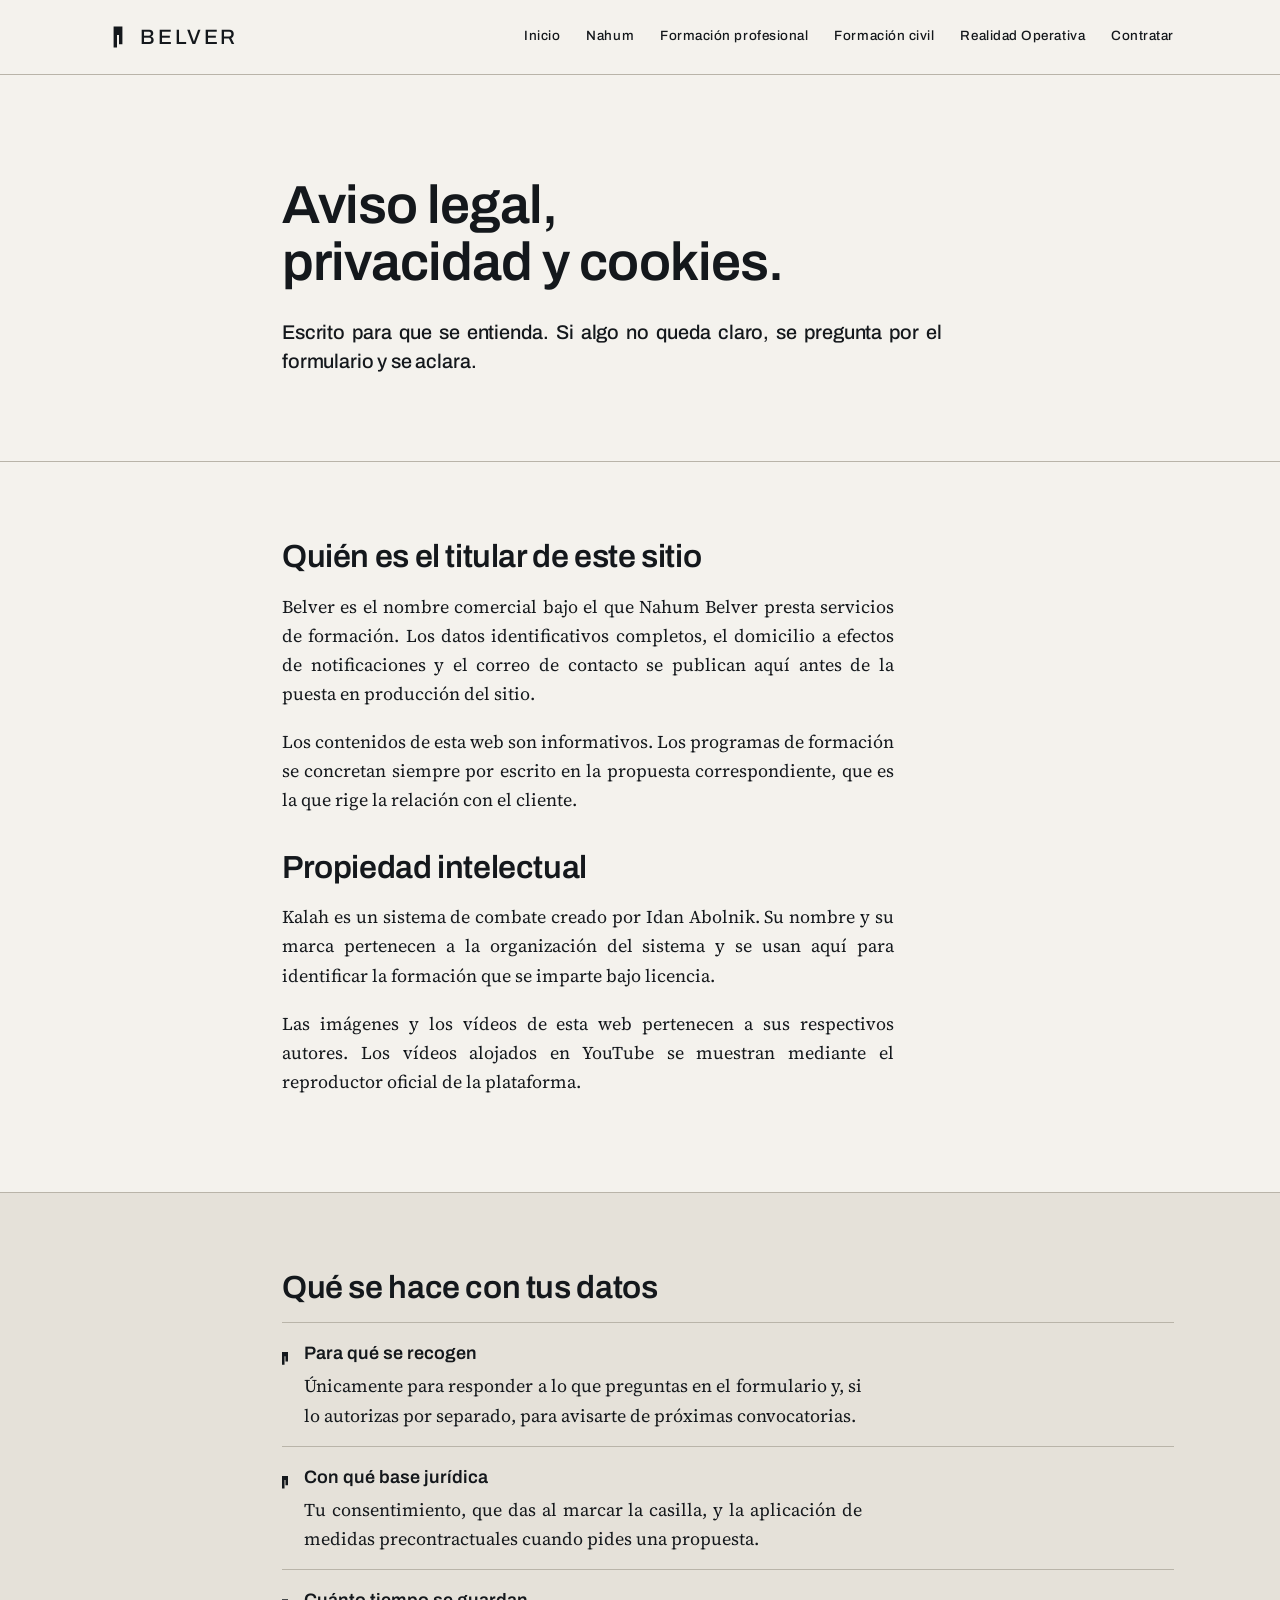
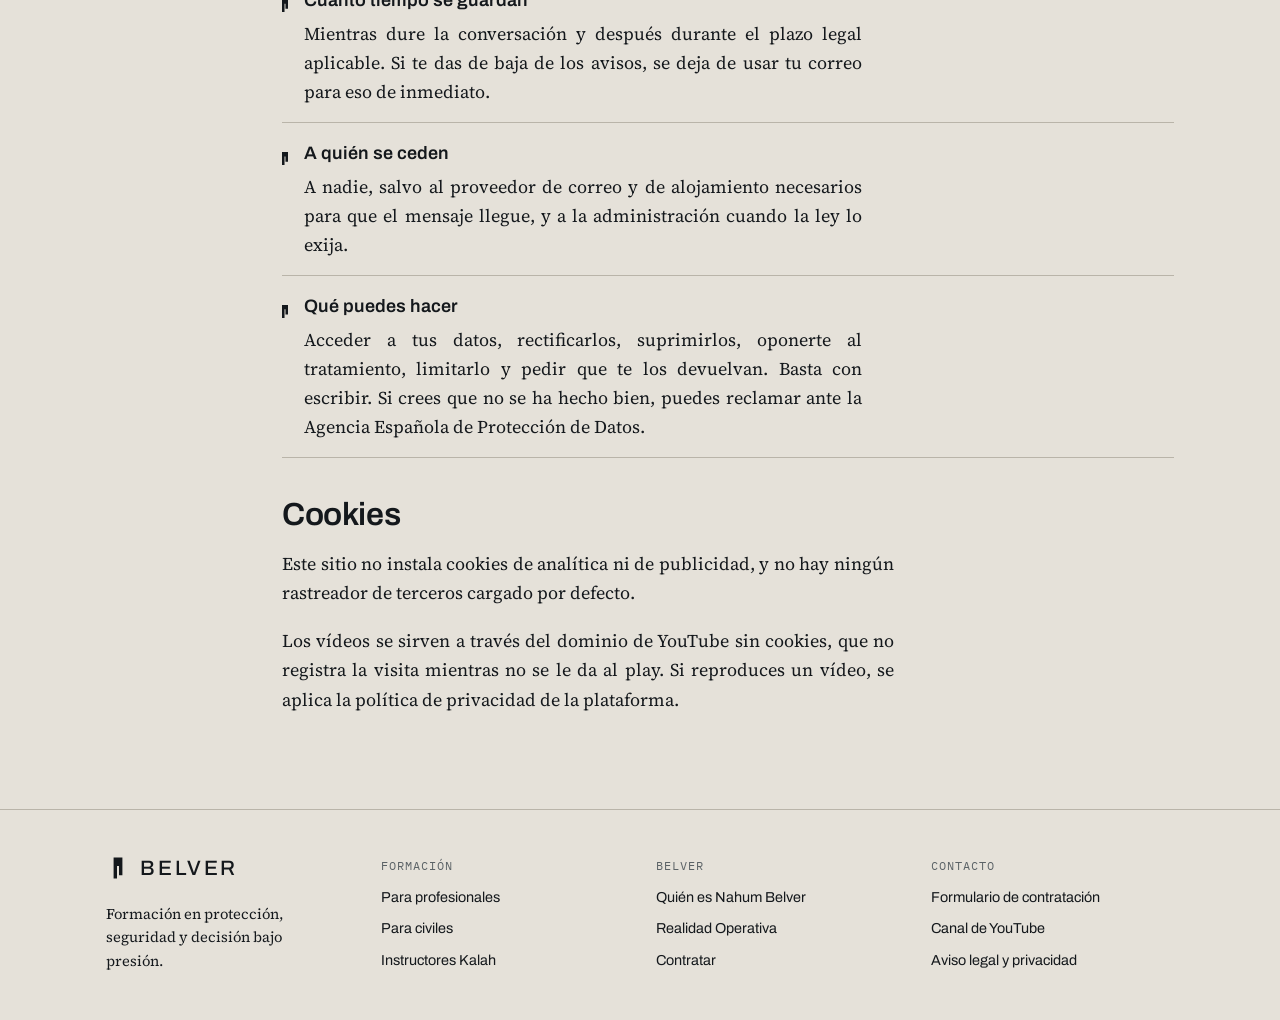
<file: legales.html>
<!doctype html>
<html lang="es">
<head>
<meta charset="utf-8">
<meta name="viewport" content="width=device-width, initial-scale=1">
<title>Aviso legal, privacidad y cookies</title>
<meta name="description" content="Titular del sitio, condiciones de uso, tratamiento de datos personales y política de cookies. Redactado en lenguaje claro, sin letra pequeña.">
<link rel="canonical" href="https://belverops.com/legales.html">
<meta property="og:type" content="website">
<meta property="og:site_name" content="Belver">
<meta property="og:locale" content="es_ES">
<meta property="og:title" content="Aviso legal, privacidad y cookies">
<meta property="og:description" content="Titular del sitio, condiciones de uso, tratamiento de datos personales y política de cookies. Redactado en lenguaje claro, sin letra pequeña.">
<meta property="og:url" content="https://belverops.com/legales.html">
<meta property="og:image" content="https://belverops.com/assets/img/og.jpg">
<meta property="og:image:width" content="1200">
<meta property="og:image:height" content="630">
<meta name="twitter:card" content="summary_large_image">
<link rel="icon" href="favicon.svg" type="image/svg+xml">
<link rel="manifest" href="site.webmanifest">
<meta name="theme-color" content="#F4F2ED">
<link rel="preconnect" href="https://fonts.googleapis.com">
<link rel="preconnect" href="https://fonts.gstatic.com" crossorigin>
<link rel="stylesheet" href="https://fonts.googleapis.com/css2?family=Archivo:wght@500;600&amp;family=IBM+Plex+Mono:wght@400&amp;family=Source+Serif+4:opsz,wght@8..60,400;8..60,600&amp;display=swap">
<link rel="stylesheet" href="styles.css">
</head>
<body>
<a class="saltar" href="#principal">Saltar al contenido</a>
<header class="sitio-cab">
  <div class="wrap">
    <a class="logo" href="index.html" aria-label="Belver, inicio">
      <svg viewBox="0 0 120 120" aria-hidden="true" focusable="false"><path d="M38 8 H82 V96 H65 V50 H55 V112 H38 Z" fill="currentColor"/></svg><span class="palabra">Belver</span>
    </a>
    <button class="nav-abrir" type="button" aria-expanded="false" aria-controls="nav">Menú</button>
    <nav class="nav" id="nav" aria-label="Principal">
      <a href="index.html">Inicio</a>
      <a href="nahum.html">Nahum</a>
      <a href="formacion-profesional.html">Formación profesional</a>
      <a href="formacion-civil.html">Formación civil</a>
      <a href="realidad-operativa.html">Realidad Operativa</a>
      <a href="contratacion.html">Contratar</a>
    </nav>
  </div>
</header>
<main id="principal">
<section class="portada">
  <div class="wrap">
    <div class="doc">
      <div class="cuerpo">
        <h1>Aviso legal, privacidad y cookies.</h1>
        <p class="entradilla">Escrito para que se entienda. Si algo no queda claro, se pregunta por el formulario y se aclara.</p>
      </div>
    </div>
  </div>
</section>

<section class="bloque">
  <div class="wrap">
    <div class="doc">
      <div class="cuerpo">
        <h2>Quién es el titular de este sitio</h2>
        <p>Belver es el nombre comercial bajo el que Nahum Belver presta servicios de formación. Los datos identificativos completos, el domicilio a efectos de notificaciones y el correo de contacto se publican aquí antes de la puesta en producción del sitio.</p>
        <p>Los contenidos de esta web son informativos. Los programas de formación se concretan siempre por escrito en la propuesta correspondiente, que es la que rige la relación con el cliente.</p>
        <h2 style="margin-top:2.2rem">Propiedad intelectual</h2>
        <p>Kalah es un sistema de combate creado por Idan Abolnik. Su nombre y su marca pertenecen a la organización del sistema y se usan aquí para identificar la formación que se imparte bajo licencia.</p>
        <p>Las imágenes y los vídeos de esta web pertenecen a sus respectivos autores. Los vídeos alojados en YouTube se muestran mediante el reproductor oficial de la plataforma.</p>
      </div>
    </div>
  </div>
</section>

<section class="bloque bloque--ficha" id="privacidad">
  <div class="wrap">
    <div class="doc">
      <div class="cuerpo">
        <h2>Qué se hace con tus datos</h2>
        <ul class="lista">
          <li><strong>Para qué se recogen</strong><p>Únicamente para responder a lo que preguntas en el formulario y, si lo autorizas por separado, para avisarte de próximas convocatorias.</p></li>
          <li><strong>Con qué base jurídica</strong><p>Tu consentimiento, que das al marcar la casilla, y la aplicación de medidas precontractuales cuando pides una propuesta.</p></li>
          <li><strong>Cuánto tiempo se guardan</strong><p>Mientras dure la conversación y después durante el plazo legal aplicable. Si te das de baja de los avisos, se deja de usar tu correo para eso de inmediato.</p></li>
          <li><strong>A quién se ceden</strong><p>A nadie, salvo al proveedor de correo y de alojamiento necesarios para que el mensaje llegue, y a la administración cuando la ley lo exija.</p></li>
          <li><strong>Qué puedes hacer</strong><p>Acceder a tus datos, rectificarlos, suprimirlos, oponerte al tratamiento, limitarlo y pedir que te los devuelvan. Basta con escribir. Si crees que no se ha hecho bien, puedes reclamar ante la Agencia Española de Protección de Datos.</p></li>
        </ul>
        <h2 style="margin-top:2.4rem">Cookies</h2>
        <p>Este sitio no instala cookies de analítica ni de publicidad, y no hay ningún rastreador de terceros cargado por defecto.</p>
        <p>Los vídeos se sirven a través del dominio de YouTube sin cookies, que no registra la visita mientras no se le da al play. Si reproduces un vídeo, se aplica la política de privacidad de la plataforma.</p>
      </div>
    </div>
  </div>
</section>
</main>
<footer class="sitio-pie">
  <div class="wrap">
    <div class="cols">
      <div>
        <a class="logo" href="index.html" aria-label="Belver, inicio"><svg viewBox="0 0 120 120" aria-hidden="true" focusable="false"><path d="M38 8 H82 V96 H65 V50 H55 V112 H38 Z" fill="currentColor"/></svg><span class="palabra">Belver</span></a>
        <p class="suelta" style="margin-top:14px;max-width:26ch;font-size:.92rem">Formación en protección, seguridad y decisión bajo presión.</p>
      </div>
      <div>
        <h4>Formación</h4>
        <ul>
          <li><a href="formacion-profesional.html">Para profesionales</a></li>
          <li><a href="formacion-civil.html">Para civiles</a></li>
          <li><a href="formacion-profesional.html#instructores">Instructores Kalah</a></li>
        </ul>
      </div>
      <div>
        <h4>Belver</h4>
        <ul>
          <li><a href="nahum.html">Quién es Nahum Belver</a></li>
          <li><a href="realidad-operativa.html">Realidad Operativa</a></li>
          <li><a href="contratacion.html">Contratar</a></li>
        </ul>
      </div>
      <div>
        <h4>Contacto</h4>
        <ul>
          <li><a href="contratacion.html">Formulario de contratación</a></li>
          <li><a href="https://www.youtube.com/@RealidadOperativa" rel="noopener">Canal de YouTube</a></li>
          <li><a href="legales.html">Aviso legal y privacidad</a></li>
        </ul>
      </div>
    </div>
  </div>
</footer>
<script src="main.js" defer></script>
</body>
</html>
</file>
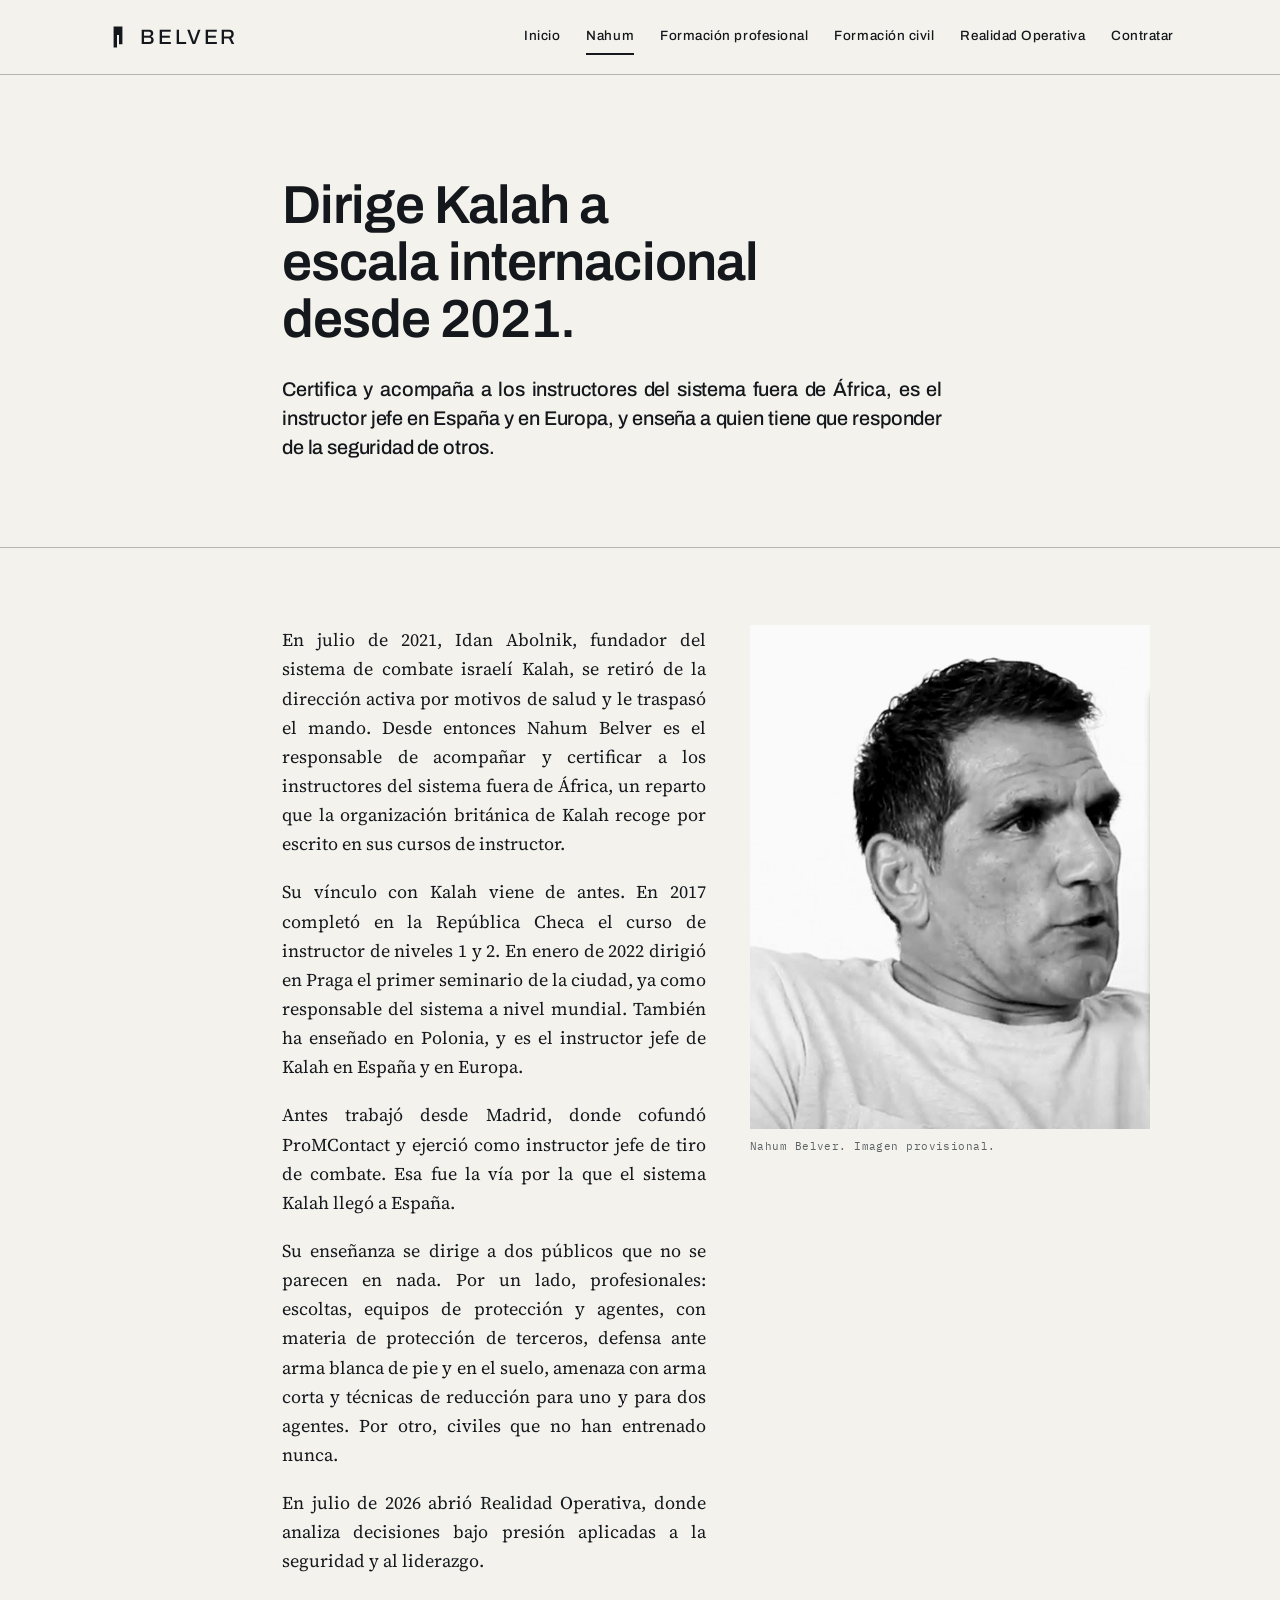
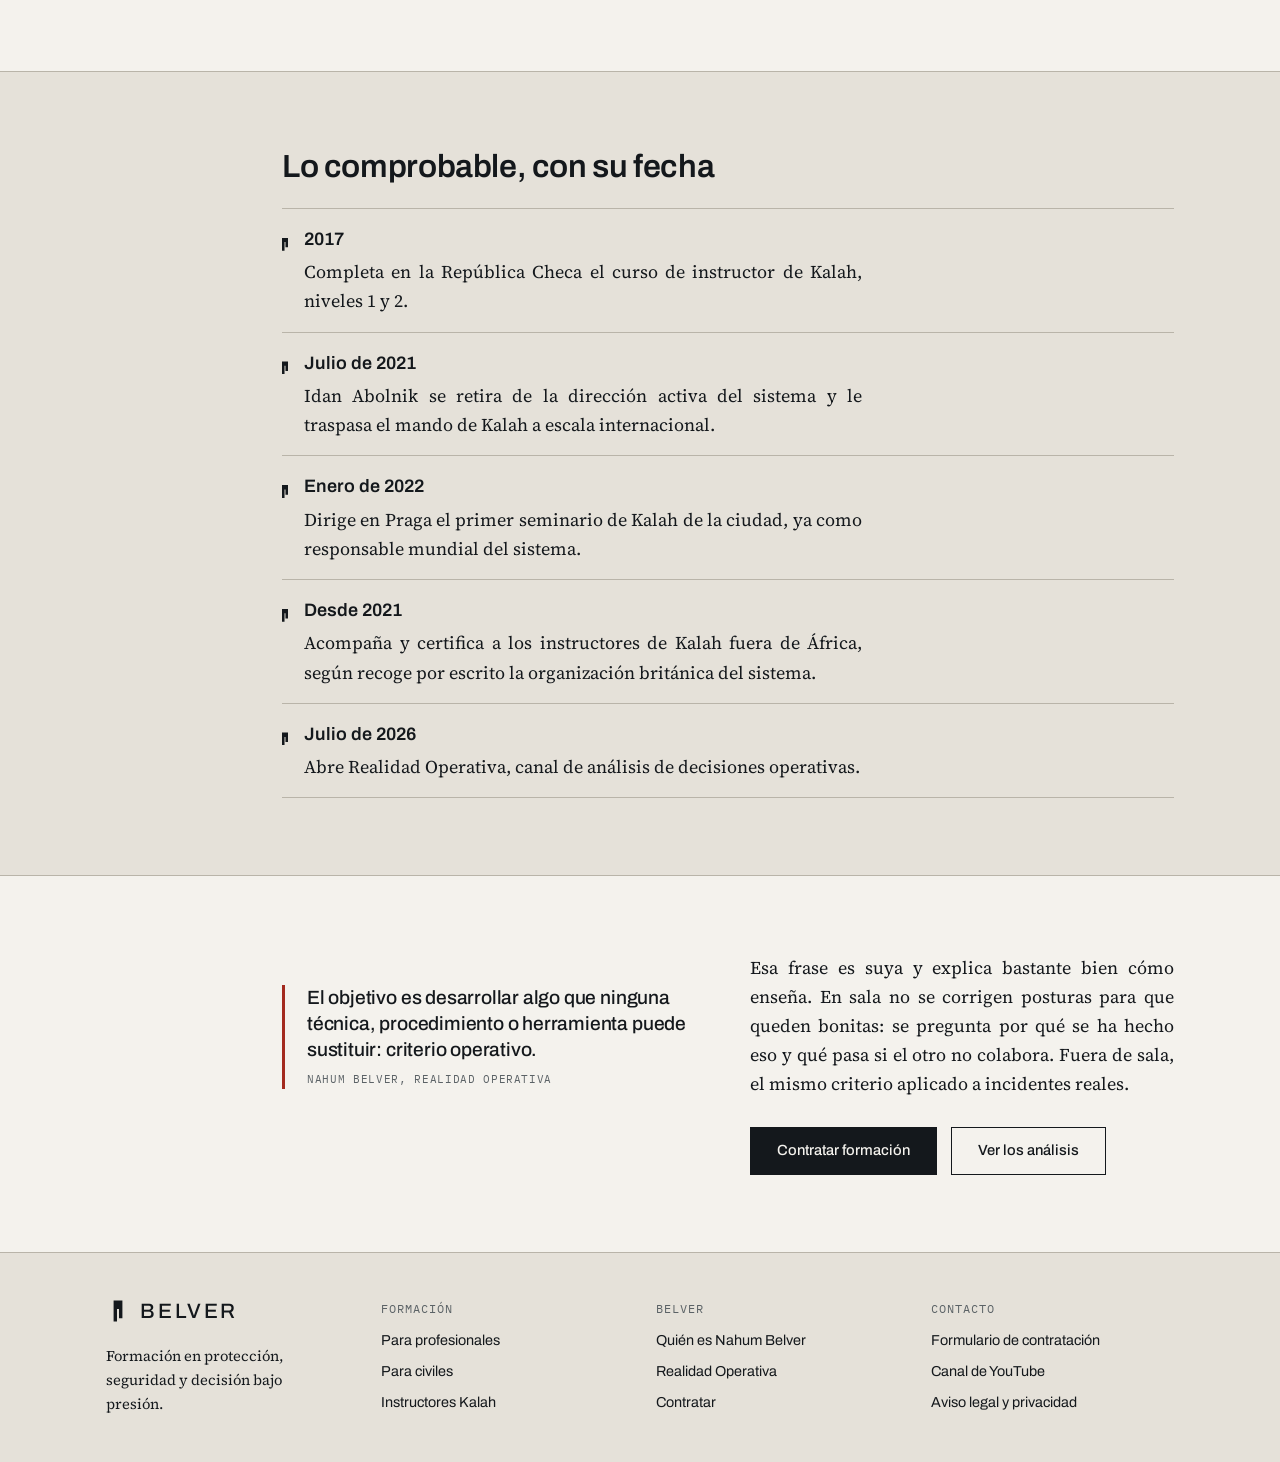
<file: nahum.html>
<!doctype html>
<html lang="es">
<head>
<meta charset="utf-8">
<meta name="viewport" content="width=device-width, initial-scale=1">
<title>Quién es Nahum Belver, instructor jefe de Kalah</title>
<meta name="description" content="Instructor jefe internacional del sistema de combate israelí Kalah, creado por Idan Abolnik. Trayectoria, criterio y a quién forma en España.">
<link rel="canonical" href="https://belverops.com/nahum.html">
<meta property="og:type" content="website">
<meta property="og:site_name" content="Belver">
<meta property="og:locale" content="es_ES">
<meta property="og:title" content="Quién es Nahum Belver, instructor jefe de Kalah">
<meta property="og:description" content="Instructor jefe internacional del sistema de combate israelí Kalah, creado por Idan Abolnik. Trayectoria, criterio y a quién forma en España.">
<meta property="og:url" content="https://belverops.com/nahum.html">
<meta property="og:image" content="https://belverops.com/assets/img/og.jpg">
<meta property="og:image:width" content="1200">
<meta property="og:image:height" content="630">
<meta name="twitter:card" content="summary_large_image">
<link rel="icon" href="favicon.svg" type="image/svg+xml">
<link rel="manifest" href="site.webmanifest">
<meta name="theme-color" content="#F4F2ED">
<link rel="preconnect" href="https://fonts.googleapis.com">
<link rel="preconnect" href="https://fonts.gstatic.com" crossorigin>
<link rel="stylesheet" href="https://fonts.googleapis.com/css2?family=Archivo:wght@500;600&amp;family=IBM+Plex+Mono:wght@400&amp;family=Source+Serif+4:opsz,wght@8..60,400;8..60,600&amp;display=swap">
<link rel="stylesheet" href="styles.css">
</head>
<body>
<a class="saltar" href="#principal">Saltar al contenido</a>
<header class="sitio-cab">
  <div class="wrap">
    <a class="logo" href="index.html" aria-label="Belver, inicio">
      <svg viewBox="0 0 120 120" aria-hidden="true" focusable="false"><path d="M38 8 H82 V96 H65 V50 H55 V112 H38 Z" fill="currentColor"/></svg><span class="palabra">Belver</span>
    </a>
    <button class="nav-abrir" type="button" aria-expanded="false" aria-controls="nav">Menú</button>
    <nav class="nav" id="nav" aria-label="Principal">
      <a href="index.html">Inicio</a>
      <a href="nahum.html" aria-current="page">Nahum</a>
      <a href="formacion-profesional.html">Formación profesional</a>
      <a href="formacion-civil.html">Formación civil</a>
      <a href="realidad-operativa.html">Realidad Operativa</a>
      <a href="contratacion.html">Contratar</a>
    </nav>
  </div>
</header>
<main id="principal">
<section class="portada">
  <div class="wrap">
    <div class="doc">
      <div class="cuerpo">
        <h1>Dirige Kalah a escala internacional desde 2021.</h1>
        <p class="entradilla">Certifica y acompaña a los instructores del sistema fuera de África, es el instructor jefe en España y en Europa, y enseña a quien tiene que responder de la seguridad de otros.</p>
      </div>
    </div>
  </div>
</section>

<section class="bloque">
  <div class="wrap">
    <div class="doc">
      <div class="cuerpo">
        <div class="dos">
          <div>
            <p>En julio de 2021, Idan Abolnik, fundador del sistema de combate israelí Kalah, se retiró de la dirección activa por motivos de salud y le traspasó el mando. Desde entonces Nahum Belver es el responsable de acompañar y certificar a los instructores del sistema fuera de África, un reparto que la organización británica de Kalah recoge por escrito en sus cursos de instructor.</p>
            <p>Su vínculo con Kalah viene de antes. En 2017 completó en la República Checa el curso de instructor de niveles 1 y 2. En enero de 2022 dirigió en Praga el primer seminario de la ciudad, ya como responsable del sistema a nivel mundial. También ha enseñado en Polonia, y es el instructor jefe de Kalah en España y en Europa.</p>
            <p>Antes trabajó desde Madrid, donde cofundó ProMContact y ejerció como instructor jefe de tiro de combate. Esa fue la vía por la que el sistema Kalah llegó a España.</p>
            <p>Su enseñanza se dirige a dos públicos que no se parecen en nada. Por un lado, profesionales: escoltas, equipos de protección y agentes, con materia de protección de terceros, defensa ante arma blanca de pie y en el suelo, amenaza con arma corta y técnicas de reducción para uno y para dos agentes. Por otro, civiles que no han entrenado nunca.</p>
            <p>En julio de 2026 abrió Realidad Operativa, donde analiza decisiones bajo presión aplicadas a la seguridad y al liderazgo.</p>
          </div>
          <div>
            <figure class="foto foto--retrato">
              <img src="assets/img/nahum-retrato.jpg" width="572" height="720" alt="Retrato de Nahum Belver." loading="lazy">
              <figcaption>Nahum Belver. Imagen provisional.</figcaption>
            </figure>
          </div>
        </div>
      </div>
    </div>
  </div>
</section>

<section class="bloque bloque--ficha">
  <div class="wrap">
    <div class="doc">
      <div class="cuerpo">
        <h2>Lo comprobable, con su fecha</h2>
        <ul class="lista" style="margin-top:1.4rem">
          <li><strong>2017</strong><p>Completa en la República Checa el curso de instructor de Kalah, niveles 1 y 2.</p></li>
          <li><strong>Julio de 2021</strong><p>Idan Abolnik se retira de la dirección activa del sistema y le traspasa el mando de Kalah a escala internacional.</p></li>
          <li><strong>Enero de 2022</strong><p>Dirige en Praga el primer seminario de Kalah de la ciudad, ya como responsable mundial del sistema.</p></li>
          <li><strong>Desde 2021</strong><p>Acompaña y certifica a los instructores de Kalah fuera de África, según recoge por escrito la organización británica del sistema.</p></li>
          <li><strong>Julio de 2026</strong><p>Abre Realidad Operativa, canal de análisis de decisiones operativas.</p></li>
        </ul>
      </div>
    </div>
  </div>
</section>

<section class="bloque">
  <div class="wrap">
    <div class="doc">
      <div class="cuerpo">
        <div class="dos">
          <div>
            <blockquote>
              <p>El objetivo es desarrollar algo que ninguna técnica, procedimiento o herramienta puede sustituir: criterio operativo.</p>
              <cite>Nahum Belver, Realidad Operativa</cite>
            </blockquote>
          </div>
          <div>
            <p>Esa frase es suya y explica bastante bien cómo enseña. En sala no se corrigen posturas para que queden bonitas: se pregunta por qué se ha hecho eso y qué pasa si el otro no colabora. Fuera de sala, el mismo criterio aplicado a incidentes reales.</p>
            <div class="acciones"><a class="btn" href="contratacion.html">Contratar formación</a><a class="btn btn--linea" href="realidad-operativa.html">Ver los análisis</a></div>
          </div>
        </div>
      </div>
    </div>
  </div>
</section>
</main>
<footer class="sitio-pie">
  <div class="wrap">
    <div class="cols">
      <div>
        <a class="logo" href="index.html" aria-label="Belver, inicio"><svg viewBox="0 0 120 120" aria-hidden="true" focusable="false"><path d="M38 8 H82 V96 H65 V50 H55 V112 H38 Z" fill="currentColor"/></svg><span class="palabra">Belver</span></a>
        <p class="suelta" style="margin-top:14px;max-width:26ch;font-size:.92rem">Formación en protección, seguridad y decisión bajo presión.</p>
      </div>
      <div>
        <h4>Formación</h4>
        <ul>
          <li><a href="formacion-profesional.html">Para profesionales</a></li>
          <li><a href="formacion-civil.html">Para civiles</a></li>
          <li><a href="formacion-profesional.html#instructores">Instructores Kalah</a></li>
        </ul>
      </div>
      <div>
        <h4>Belver</h4>
        <ul>
          <li><a href="nahum.html">Quién es Nahum Belver</a></li>
          <li><a href="realidad-operativa.html">Realidad Operativa</a></li>
          <li><a href="contratacion.html">Contratar</a></li>
        </ul>
      </div>
      <div>
        <h4>Contacto</h4>
        <ul>
          <li><a href="contratacion.html">Formulario de contratación</a></li>
          <li><a href="https://www.youtube.com/@RealidadOperativa" rel="noopener">Canal de YouTube</a></li>
          <li><a href="legales.html">Aviso legal y privacidad</a></li>
        </ul>
      </div>
    </div>
  </div>
</footer>
<script src="main.js" defer></script>
</body>
</html>
</file>
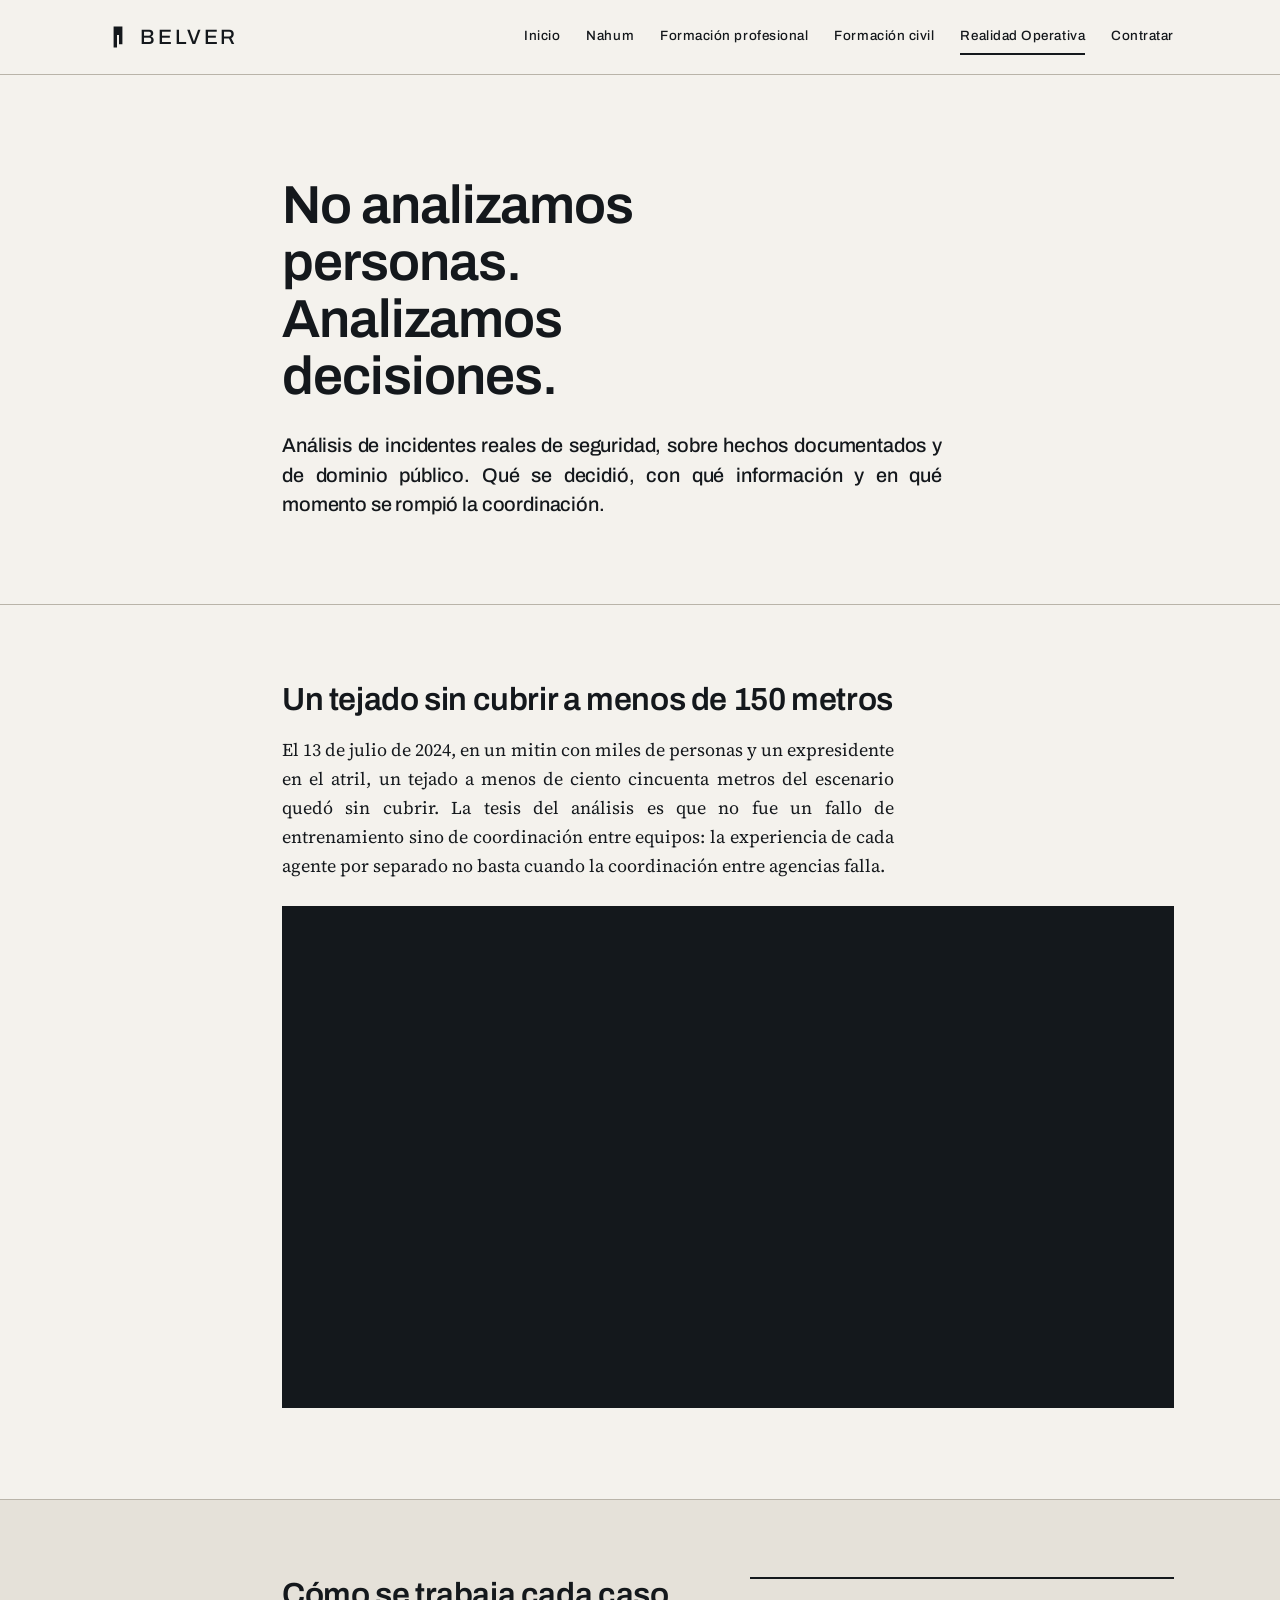
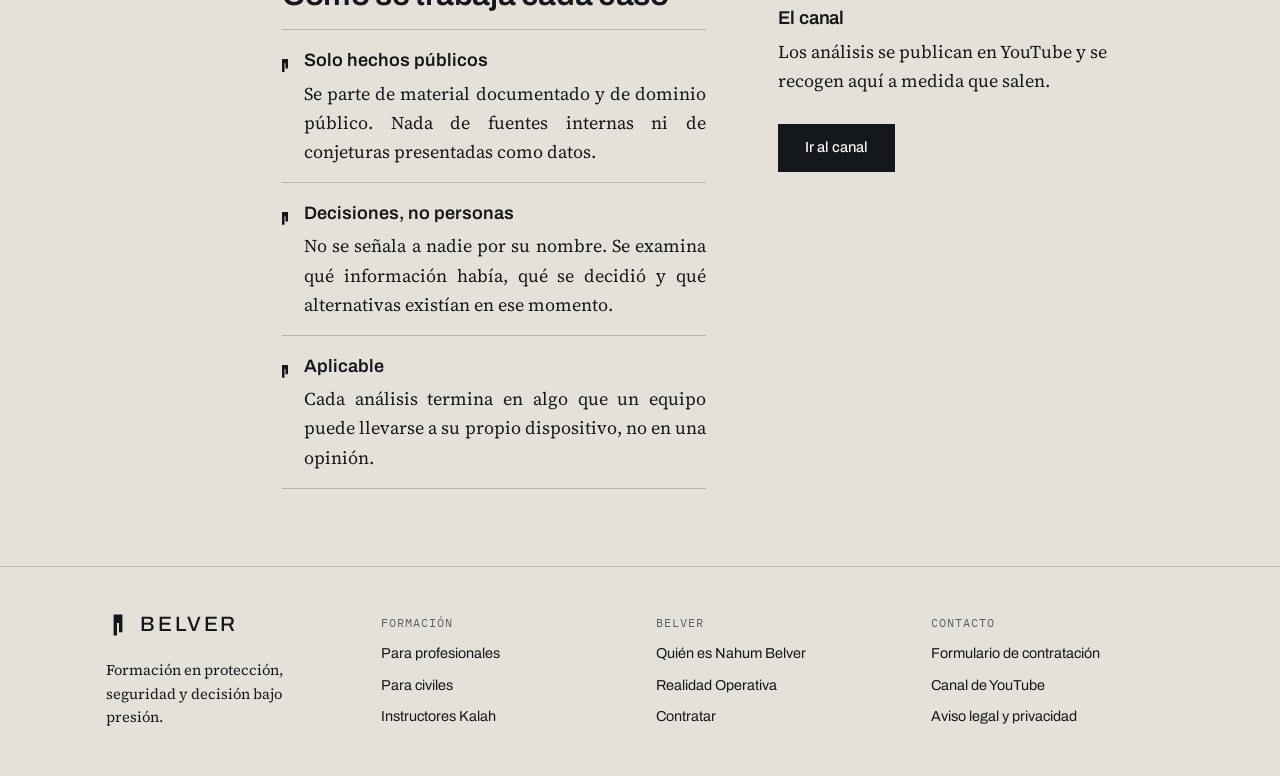
<file: realidad-operativa.html>
<!doctype html>
<html lang="es">
<head>
<meta charset="utf-8">
<meta name="viewport" content="width=device-width, initial-scale=1">
<title>Realidad Operativa: análisis de decisiones</title>
<meta name="description" content="Análisis de incidentes reales de seguridad: qué se decidió, cuándo y con qué información. No analizamos personas. Analizamos decisiones.">
<link rel="canonical" href="https://belverops.com/realidad-operativa.html">
<meta property="og:type" content="website">
<meta property="og:site_name" content="Belver">
<meta property="og:locale" content="es_ES">
<meta property="og:title" content="Realidad Operativa: análisis de decisiones">
<meta property="og:description" content="Análisis de incidentes reales de seguridad: qué se decidió, cuándo y con qué información. No analizamos personas. Analizamos decisiones.">
<meta property="og:url" content="https://belverops.com/realidad-operativa.html">
<meta property="og:image" content="https://belverops.com/assets/img/og.jpg">
<meta property="og:image:width" content="1200">
<meta property="og:image:height" content="630">
<meta name="twitter:card" content="summary_large_image">
<link rel="icon" href="favicon.svg" type="image/svg+xml">
<link rel="manifest" href="site.webmanifest">
<meta name="theme-color" content="#F4F2ED">
<link rel="preconnect" href="https://fonts.googleapis.com">
<link rel="preconnect" href="https://fonts.gstatic.com" crossorigin>
<link rel="stylesheet" href="https://fonts.googleapis.com/css2?family=Archivo:wght@500;600&amp;family=IBM+Plex+Mono:wght@400&amp;family=Source+Serif+4:opsz,wght@8..60,400;8..60,600&amp;display=swap">
<link rel="stylesheet" href="styles.css">
</head>
<body>
<a class="saltar" href="#principal">Saltar al contenido</a>
<header class="sitio-cab">
  <div class="wrap">
    <a class="logo" href="index.html" aria-label="Belver, inicio">
      <svg viewBox="0 0 120 120" aria-hidden="true" focusable="false"><path d="M38 8 H82 V96 H65 V50 H55 V112 H38 Z" fill="currentColor"/></svg><span class="palabra">Belver</span>
    </a>
    <button class="nav-abrir" type="button" aria-expanded="false" aria-controls="nav">Menú</button>
    <nav class="nav" id="nav" aria-label="Principal">
      <a href="index.html">Inicio</a>
      <a href="nahum.html">Nahum</a>
      <a href="formacion-profesional.html">Formación profesional</a>
      <a href="formacion-civil.html">Formación civil</a>
      <a href="realidad-operativa.html" aria-current="page">Realidad Operativa</a>
      <a href="contratacion.html">Contratar</a>
    </nav>
  </div>
</header>
<main id="principal">
<section class="portada">
  <div class="wrap">
    <div class="doc">
      <div class="cuerpo">
        <h1>No analizamos personas. Analizamos decisiones.</h1>
        <p class="entradilla">Análisis de incidentes reales de seguridad, sobre hechos documentados y de dominio público. Qué se decidió, con qué información y en qué momento se rompió la coordinación.</p>
      </div>
    </div>
  </div>
</section>

<section class="bloque">
  <div class="wrap">
    <div class="doc">
      <div class="cuerpo">
        <h2>Un tejado sin cubrir a menos de 150 metros</h2>
        <p>El 13 de julio de 2024, en un mitin con miles de personas y un expresidente en el atril, un tejado a menos de ciento cincuenta metros del escenario quedó sin cubrir. La tesis del análisis es que no fue un fallo de entrenamiento sino de coordinación entre equipos: la experiencia de cada agente por separado no basta cuando la coordinación entre agencias falla.</p>
        <div class="video" style="margin:1.6rem 0 .9rem">
          <iframe src="https://www.youtube-nocookie.com/embed/8kY_4ZI_jRU" title="Realidad Operativa: el fallo de coordinación de Butler" loading="lazy" allow="accelerometer; clipboard-write; encrypted-media; gyroscope; picture-in-picture" allowfullscreen></iframe>
        </div>
      </div>
    </div>
  </div>
</section>

<section class="bloque bloque--ficha">
  <div class="wrap">
    <div class="doc">
      <div class="cuerpo">
        <div class="dos">
          <div>
            <h2>Cómo se trabaja cada caso</h2>
            <ul class="lista">
              <li><strong>Solo hechos públicos</strong><p>Se parte de material documentado y de dominio público. Nada de fuentes internas ni de conjeturas presentadas como datos.</p></li>
              <li><strong>Decisiones, no personas</strong><p>No se señala a nadie por su nombre. Se examina qué información había, qué se decidió y qué alternativas existían en ese momento.</p></li>
              <li><strong>Aplicable</strong><p>Cada análisis termina en algo que un equipo puede llevarse a su propio dispositivo, no en una opinión.</p></li>
            </ul>
          </div>
          <div class="hueco">
            <h3>El canal</h3>
            <p class="suelta">Los análisis se publican en YouTube y se recogen aquí a medida que salen.</p>
            <div class="acciones"><a class="btn" href="https://www.youtube.com/@RealidadOperativa" rel="noopener">Ir al canal</a></div>
          </div>
        </div>
      </div>
    </div>
  </div>
</section>
</main>
<footer class="sitio-pie">
  <div class="wrap">
    <div class="cols">
      <div>
        <a class="logo" href="index.html" aria-label="Belver, inicio"><svg viewBox="0 0 120 120" aria-hidden="true" focusable="false"><path d="M38 8 H82 V96 H65 V50 H55 V112 H38 Z" fill="currentColor"/></svg><span class="palabra">Belver</span></a>
        <p class="suelta" style="margin-top:14px;max-width:26ch;font-size:.92rem">Formación en protección, seguridad y decisión bajo presión.</p>
      </div>
      <div>
        <h4>Formación</h4>
        <ul>
          <li><a href="formacion-profesional.html">Para profesionales</a></li>
          <li><a href="formacion-civil.html">Para civiles</a></li>
          <li><a href="formacion-profesional.html#instructores">Instructores Kalah</a></li>
        </ul>
      </div>
      <div>
        <h4>Belver</h4>
        <ul>
          <li><a href="nahum.html">Quién es Nahum Belver</a></li>
          <li><a href="realidad-operativa.html">Realidad Operativa</a></li>
          <li><a href="contratacion.html">Contratar</a></li>
        </ul>
      </div>
      <div>
        <h4>Contacto</h4>
        <ul>
          <li><a href="contratacion.html">Formulario de contratación</a></li>
          <li><a href="https://www.youtube.com/@RealidadOperativa" rel="noopener">Canal de YouTube</a></li>
          <li><a href="legales.html">Aviso legal y privacidad</a></li>
        </ul>
      </div>
    </div>
  </div>
</footer>
<script src="main.js" defer></script>
</body>
</html>
</file>
<file: styles.css>
/* BELVER. Sistema visual "informe de situacion".
   Papel, reticula a la vista, una sola senal roja.
   Tipografia: Archivo (titulares e interfaz), Source Serif 4 (texto), IBM Plex Mono (dato). */

:root {
  --tinta:   #14181C;
  --papel:   #F4F2ED;
  --ficha:   #E5E1D9;
  --trama:   #B9B4A9;
  --rojo:    #A32A1E;
  --gris:    #5B6266;

  --sans:  "Archivo", -apple-system, BlinkMacSystemFont, "Segoe UI", Roboto, Arial, sans-serif;
  --serif: "Source Serif 4", "Source Serif Pro", Georgia, "Times New Roman", serif;
  --mono:  "IBM Plex Mono", ui-monospace, SFMono-Regular, Menlo, Consolas, monospace;

  --marco: clamp(20px, 5vw, 56px);
  --ancho: 1180px;
  --meta:  132px;
}

*, *::before, *::after { box-sizing: border-box; }

html { -webkit-text-size-adjust: 100%; }

body {
  margin: 0;
  background: var(--papel);
  color: var(--tinta);
  font-family: var(--serif);
  font-size: 18px;
  line-height: 1.62;
}

img, svg, video, iframe { max-width: 100%; }
img { height: auto; display: block; }

/* ---------- Reticula ---------- */

.wrap { max-width: var(--ancho); margin: 0 auto; padding: 0 var(--marco); }

.doc { padding-left: calc(var(--meta) + 44px); }


/* ---------- Texto ---------- */

h1, h2, h3, h4 {
  font-family: var(--sans);
  font-weight: 600;
  margin: 0 0 .5em;
  text-wrap: balance;
}

h1 {
  font-size: clamp(2.05rem, 1.3rem + 3.1vw, 3.35rem);
  line-height: 1.06;
  letter-spacing: -.018em;
}

h2 {
  font-size: clamp(1.5rem, 1.15rem + 1.5vw, 2rem);
  line-height: 1.14;
  letter-spacing: -.012em;
  margin-top: 0;
}

h3 {
  font-size: 1.16rem;
  line-height: 1.28;
  letter-spacing: -.005em;
  margin-bottom: .35em;
}

p, li {
  text-align: justify;
  text-justify: inter-word;
  hyphens: auto;
  -webkit-hyphens: auto;
}

p { margin: 0 0 1.05em; max-width: 68ch; }

.entradilla {
  font-family: var(--sans);
  font-weight: 500;
  font-size: clamp(1.06rem, 1rem + .4vw, 1.24rem);
  line-height: 1.48;
  letter-spacing: -.008em;
  max-width: 60ch;
}

.suelta { text-align: left; hyphens: none; }

a { color: inherit; text-decoration: underline; text-decoration-thickness: 1px; text-underline-offset: 3px; }
a:hover { color: var(--rojo); text-decoration-color: var(--rojo); }
a:focus-visible { outline: 2px solid var(--rojo); outline-offset: 3px; }

strong { font-weight: 600; }

.dato { font-family: var(--mono); font-size: .84em; letter-spacing: .02em; }

blockquote {
  margin: 2rem 0;
  padding-left: 22px;
  border-left: 3px solid var(--rojo);
}
blockquote p {
  text-align: left;
  hyphens: none;
  max-width: 40ch;
  font-family: var(--sans);
  font-weight: 500;
  font-size: 1.2rem;
  line-height: 1.36;
  letter-spacing: -.01em;
  margin-bottom: 0;
}
blockquote cite {
  display: block;
  margin-top: .7em;
  font-family: var(--mono);
  font-size: 11px;
  font-style: normal;
  letter-spacing: .06em;
  text-transform: uppercase;
  color: var(--gris);
}


/* ---------- Cabecera ---------- */

.sitio-cab {
  border-bottom: 1px solid var(--trama);
  position: sticky;
  top: 0;
  background: var(--papel);
  z-index: 20;
}
.sitio-cab .wrap {
  display: flex;
  align-items: center;
  justify-content: space-between;
  gap: 24px;
  min-height: 74px;
}

.logo { display: inline-flex; align-items: center; gap: .55em; text-decoration: none; }
.logo svg { width: auto; height: 1.5rem; }
.logo .palabra {
  font-family: var(--sans);
  font-weight: 500;
  font-size: 1.3rem;
  letter-spacing: .14em;
  text-transform: uppercase;
  line-height: 1;
}
.logo:hover, .logo:hover .palabra { color: var(--tinta); }

.nav { display: flex; gap: 26px; align-items: center; }
.nav a {
  font-family: var(--sans);
  font-weight: 500;
  font-size: .84rem;
  letter-spacing: .04em;
  text-decoration: none;
  padding: 6px 0;
  border-bottom: 2px solid transparent;
}
.nav a:hover { color: var(--rojo); }
.nav a[aria-current="page"] { border-bottom-color: var(--tinta); }

.nav-abrir { display: none; }

/* ---------- Secciones ---------- */

section { border-top: 1px solid var(--trama); }
section:first-of-type { border-top: 0; }
.bloque { padding: clamp(48px, 6vw, 84px) 0; }
.bloque--corto { padding: clamp(36px, 4vw, 56px) 0; }
.bloque--ficha { background: var(--ficha); }

.portada { padding: clamp(56px, 8vw, 106px) 0 clamp(44px, 5vw, 68px); }
.portada h1 { max-width: 17ch; }
.portada .entradilla { margin-top: 1.4rem; }

.columnas { display: grid; grid-template-columns: repeat(auto-fit, minmax(250px, 1fr)); gap: 0; }
.columnas > * { border-left: 1px solid var(--trama); padding: 0 28px; }
.columnas > *:first-child { border-left: 0; padding-left: 0; }
.columnas p:last-child { margin-bottom: 0; }

.dos { display: grid; grid-template-columns: repeat(auto-fit, minmax(262px, 1fr)); gap: 44px; align-items: start; }

/* ---------- Fichas de curso ---------- */

.fichas { display: grid; grid-template-columns: repeat(auto-fit, minmax(310px, 1fr)); gap: 24px; margin-top: 10px; }

.ficha {
  background: var(--ficha);
  border-top: 2px solid var(--tinta);
  padding: 22px 24px 24px;
  display: flex;
  flex-direction: column;
}
.bloque--ficha .ficha { background: var(--papel); }
.ficha h3 { margin-bottom: .5em; }
.ficha .promesa { font-size: .97rem; margin-bottom: 1.05em; }
.ficha dl { margin: 0 0 1.05em; }
.ficha dl div {
  display: grid;
  grid-template-columns: 92px 1fr;
  gap: 12px;
  padding: 7px 0;
  border-top: 1px solid var(--trama);
}
.ficha dt {
  font-family: var(--mono);
  font-size: 10px;
  letter-spacing: .07em;
  text-transform: uppercase;
  color: var(--gris);
  padding-top: 2px;
}
.ficha dd { margin: 0; font-family: var(--sans); font-weight: 500; font-size: .82rem; line-height: 1.4; }
.ficha ul { margin: 0 0 1.2em; padding: 0; list-style: none; font-size: .9rem; }
.ficha ul li { padding-left: 17px; position: relative; margin-bottom: .35em; text-align: left; hyphens: none; }
.ficha ul li::before {
  content: "";
  position: absolute;
  left: 0; top: .55em;
  width: 5px; height: 11px;
  background: var(--tinta);
  clip-path: polygon(0 0, 100% 0, 100% 74%, 58% 74%, 58% 34%, 42% 34%, 42% 100%, 0 100%);
}
.ficha .limite {
  margin-top: auto;
  padding-top: 14px;
  border-top: 1px solid var(--trama);
  font-family: var(--sans);
  font-size: .78rem;
  line-height: 1.45;
  color: var(--gris);
  text-align: left;
  hyphens: none;
}

/* ---------- Listas ---------- */

.lista { list-style: none; padding: 0; margin: 0; }
.lista > li {
  padding: 16px 0 16px 22px;
  border-top: 1px solid var(--trama);
  position: relative;
  text-align: left;
  hyphens: none;
}
.lista > li::before {
  content: "";
  position: absolute;
  left: 0; top: 1.6em;
  width: 6px; height: 13px;
  background: var(--tinta);
  clip-path: polygon(0 0, 100% 0, 100% 74%, 58% 74%, 58% 34%, 42% 34%, 42% 100%, 0 100%);
}
.lista > li:last-child { border-bottom: 1px solid var(--trama); }
.lista strong { font-family: var(--sans); font-weight: 600; display: block; margin-bottom: .18em; }
.lista p { margin: 0; max-width: 62ch; }

.aviso {
  font-family: var(--mono);
  font-size: 11px;
  letter-spacing: .04em;
  line-height: 1.5;
  color: var(--rojo);
  display: block;
  text-align: left;
  hyphens: none;
}

/* ---------- Botones ---------- */

.btn {
  display: inline-flex;
  align-items: center;
  justify-content: center;
  min-height: 48px;
  padding: 0 26px;
  font-family: var(--sans);
  font-weight: 500;
  font-size: .92rem;
  text-decoration: none;
  border: 1px solid var(--tinta);
  background: var(--tinta);
  color: var(--papel);
  border-radius: 0;
  cursor: pointer;
  transition: background .12s linear, color .12s linear, border-color .12s linear;
}
.btn:hover { background: var(--rojo); border-color: var(--rojo); color: var(--papel); }
.btn--linea { background: transparent; color: var(--tinta); }
.btn--linea:hover { background: var(--tinta); color: var(--papel); border-color: var(--tinta); }
.acciones { display: flex; flex-wrap: wrap; gap: 14px; margin-top: 1.8rem; }

/* ---------- Imagen ---------- */

figure { margin: 0; }
.foto img { width: 100%; filter: grayscale(1) contrast(1.16) brightness(.98); }
.foto--retrato { max-width: 400px; }
.foto figcaption {
  font-family: var(--mono);
  font-size: 11px;
  letter-spacing: .04em;
  color: var(--gris);
  padding-top: 9px;
  text-align: left;
}
.hueco {
  background: var(--ficha);
  border-top: 2px solid var(--tinta);
  padding: 28px;
}
.hueco p:last-child { margin-bottom: 0; }

.video { position: relative; padding-top: 56.25%; background: var(--tinta); }
.video iframe { position: absolute; inset: 0; width: 100%; height: 100%; border: 0; }

/* ---------- Formulario ---------- */

form { max-width: 640px; }
.campo { margin-bottom: 20px; }
.campo label {
  display: block;
  font-family: var(--sans);
  font-weight: 500;
  font-size: .85rem;
  margin-bottom: 6px;
}
.campo .ayuda {
  display: block;
  font-family: var(--mono);
  font-size: 11px;
  letter-spacing: .03em;
  color: var(--gris);
  margin-bottom: 7px;
}
input, select, textarea {
  width: 100%;
  font-family: var(--serif);
  font-size: 1rem;
  color: var(--tinta);
  background: var(--papel);
  border: 1px solid var(--trama);
  border-radius: 0;
  padding: 12px 13px;
  min-height: 48px;
}
select { font-family: var(--sans); font-size: .92rem; }
textarea { min-height: 148px; resize: vertical; line-height: 1.55; }
input:focus, select:focus, textarea:focus { outline: 2px solid var(--rojo); outline-offset: 1px; border-color: var(--tinta); }
.consent { display: grid; grid-template-columns: 22px 1fr; gap: 11px; align-items: start; margin-bottom: 16px; }
.consent input { width: 18px; min-height: 18px; height: 18px; margin-top: 4px; accent-color: var(--rojo); }
.consent span { font-size: .86rem; line-height: 1.5; text-align: left; hyphens: none; }

/* ---------- Pie ---------- */

.sitio-pie {
  border-top: 1px solid var(--trama);
  background: var(--ficha);
  padding: 46px 0 30px;
}
.sitio-pie .cols { display: grid; grid-template-columns: repeat(auto-fit, minmax(200px, 1fr)); gap: 32px; }
.sitio-pie h4 {
  font-size: .74rem;
  font-family: var(--mono);
  font-weight: 400;
  letter-spacing: .08em;
  text-transform: uppercase;
  color: var(--gris);
  margin-bottom: .9em;
}
.sitio-pie ul { list-style: none; margin: 0; padding: 0; font-family: var(--sans); font-size: .9rem; }
.sitio-pie li { margin-bottom: .55em; }
.sitio-pie a { text-decoration: none; }
.sitio-pie a:hover { text-decoration: underline; }

.saltar {
  position: absolute;
  left: -9999px;
  top: 0;
  background: var(--tinta);
  color: var(--papel);
  padding: 12px 18px;
  font-family: var(--sans);
  z-index: 50;
}
.saltar:focus { left: 0; }


/* ---------- Adaptacion ---------- */

@media (max-width: 860px) {
  body { font-size: 17px; }
  .doc { padding-left: 0; }
  .columnas > * { border-left: 0; border-top: 1px solid var(--trama); padding: 22px 0 0; margin-top: 22px; }
  .columnas > *:first-child { border-top: 0; padding-top: 0; margin-top: 0; }
  .nav { display: none; }
  .nav--abierta {
    display: flex;
    flex-basis: 100%;
    flex-direction: column;
    align-items: stretch;
    gap: 0;
    border-top: 1px solid var(--trama);
    margin-top: 12px;
    padding-top: 4px;
  }
  .nav--abierta a { padding: 13px 0; border-bottom: 1px solid var(--trama); }
  .nav--abierta a[aria-current="page"] { color: var(--rojo); }
  .nav-abrir {
    display: inline-flex;
    align-items: center;
    min-height: 44px;
    padding: 0 14px;
    background: transparent;
    border: 1px solid var(--tinta);
    font-family: var(--sans);
    font-weight: 500;
    font-size: .82rem;
    letter-spacing: .04em;
    cursor: pointer;
    color: var(--tinta);
  }
  .sitio-cab .wrap { flex-wrap: wrap; padding-top: 12px; padding-bottom: 12px; min-height: 0; }
}

@media (prefers-reduced-motion: reduce) {
  * { transition: none !important; animation: none !important; }
}

@media print {
  .sitio-cab, .sitio-pie, .acciones { display: none; }
  body { font-size: 11pt; background: #fff; }
}
</file>
